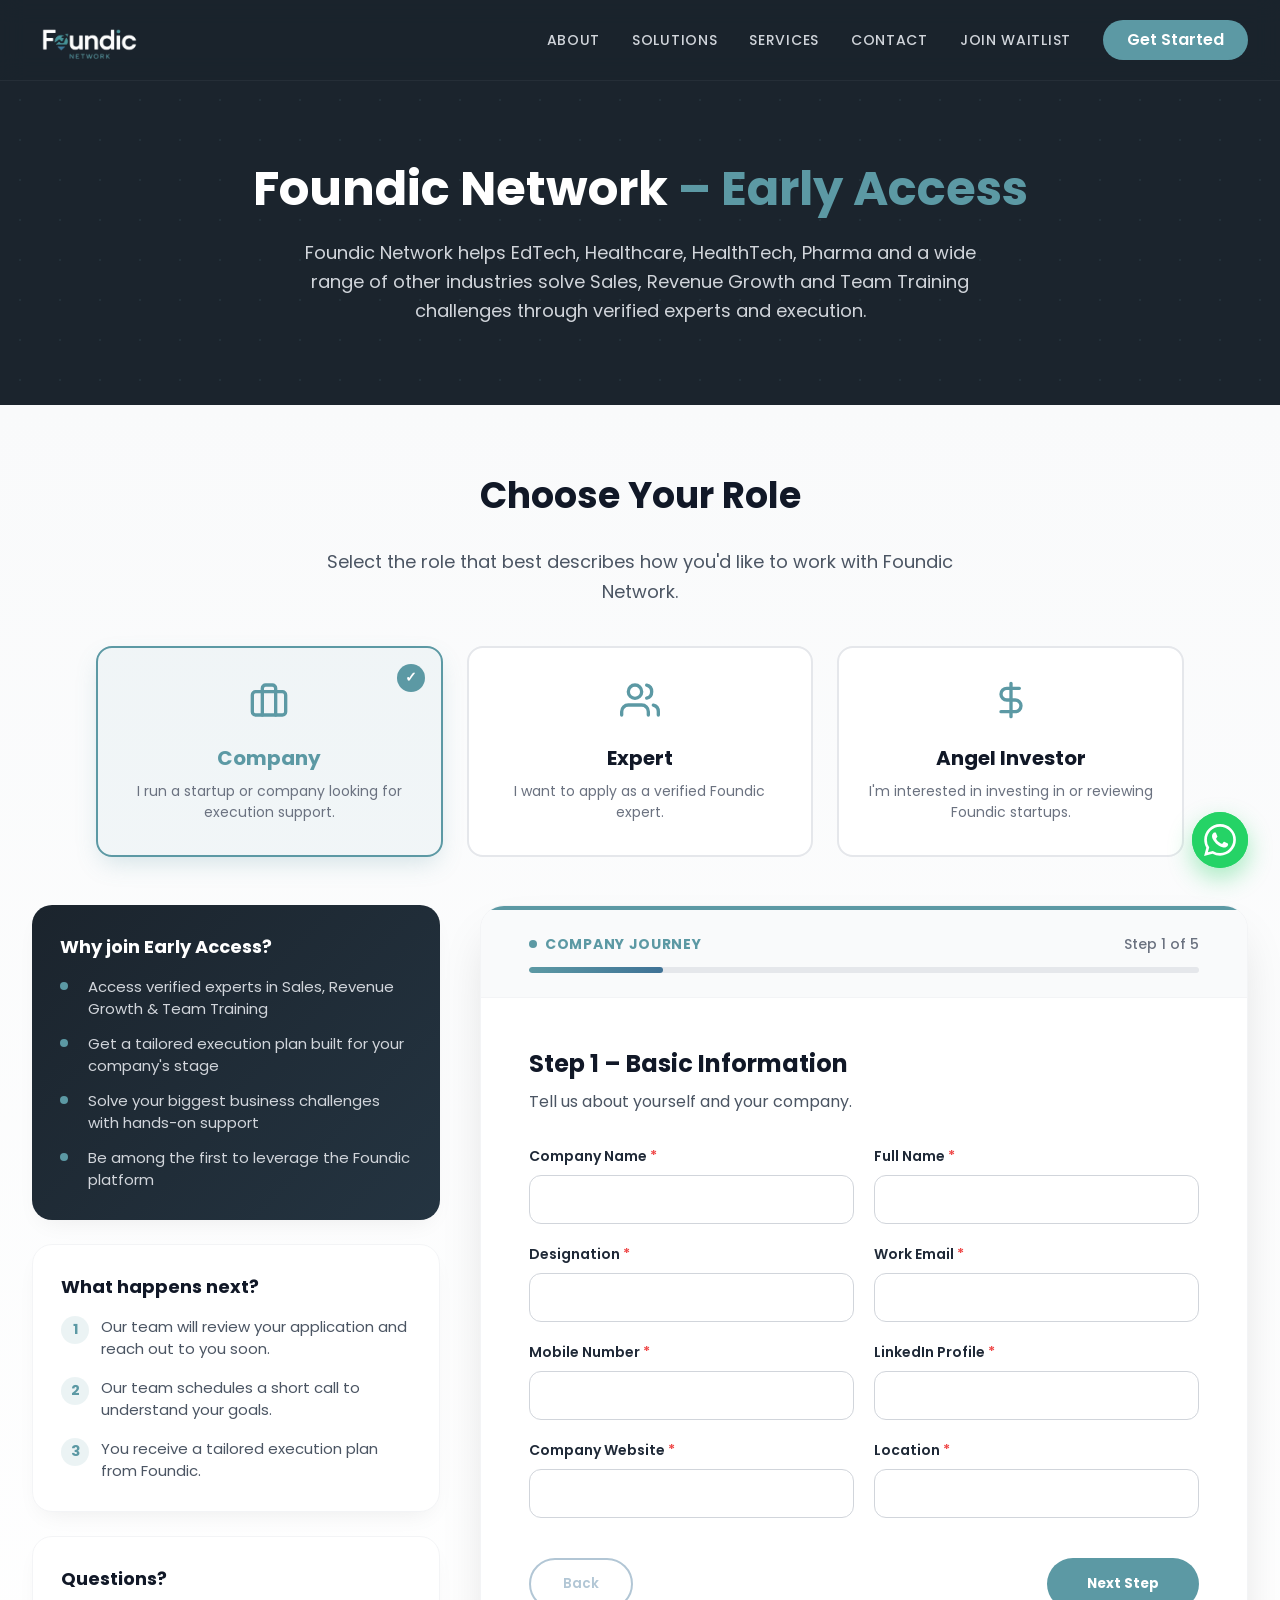
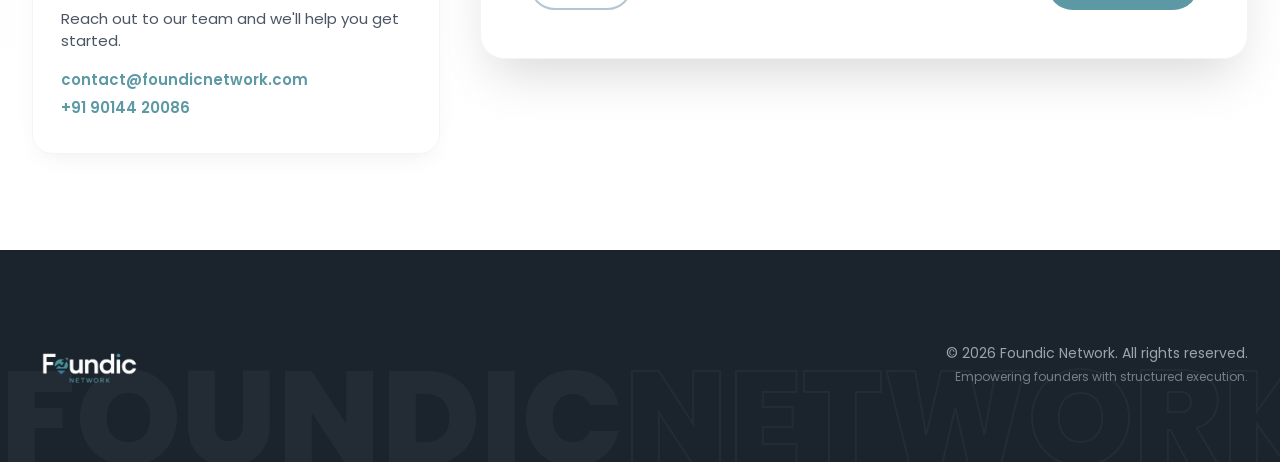
<file: waitlist.html>
<!DOCTYPE html>
<html lang="en">

<head>
    <meta charset="UTF-8">
    <meta name="viewport" content="width=device-width, initial-scale=1.0">
    <title>Join Waitlist | Foundic Network</title>
    <meta name="description"
        content="Join the Foundic Network Early Access program. Foundic helps EdTech, Healthcare, HealthTech and Pharma companies solve Sales, Revenue Growth and Team Training challenges through verified experts and execution.">

    <link rel="stylesheet" href="styles.css">
    <link rel="icon" type="image/png" href="assets/favicon.png">
    <link rel="apple-touch-icon" href="assets/favicon.png">
</head>

<body>

    <!-- Navigation -->
    <nav class="navbar" id="navbar">
        <div class="nav-container">
            <div class="nav-logo" onclick="window.scrollTo(0,0)">
                <img src="assets/logo.png" alt="Foundic Network" class="nav-logo-img">
            </div>

            <div class="nav-links">
                <a href="index.html#about" class="nav-link">About</a>
                <a href="index.html#solutions" class="nav-link">Solutions</a>
                <a href="index.html#services" class="nav-link">Services</a>
                <a href="index.html#contact" class="nav-link">Contact</a>
                <a href="waitlist.html" class="nav-link nav-link-active">Join Waitlist</a>
                <a href="index.html#contact" class="nav-btn">Get Started</a>
            </div>

            <div class="nav-mobile-btn" id="mobile-menu-btn">
                <svg id="icon-menu" viewBox="0 0 24 24" fill="none" stroke="currentColor" stroke-width="2"
                    stroke-linecap="round" stroke-linejoin="round">
                    <path d="M4 12h16M4 6h16M4 18h16" />
                </svg>
                <svg id="icon-close" viewBox="0 0 24 24" fill="none" stroke="currentColor" stroke-width="2"
                    stroke-linecap="round" stroke-linejoin="round" style="display: none;">
                    <path d="M18 6L6 18M6 6l12 12" />
                </svg>
            </div>
        </div>

        <!-- Mobile Menu -->
        <div class="mobile-menu" id="mobile-menu">
            <a href="index.html#about" class="mobile-link">About</a>
            <a href="index.html#solutions" class="mobile-link">Solutions</a>
            <a href="index.html#services" class="mobile-link">Services</a>
            <a href="index.html#contact" class="mobile-link">Contact</a>
            <a href="waitlist.html" class="mobile-link mobile-link-active">Join Waitlist</a>
        </div>
    </nav>

    <!-- Waitlist Hero -->
    <section class="waitlist-hero">
        <div class="hero-bg-pattern"></div>
        <div class="waitlist-hero-content">
            <h1 class="waitlist-hero-title">Foundic Network <span class="text-teal">– Early Access</span></h1>
            <p class="waitlist-hero-sub">Foundic Network helps EdTech, Healthcare, HealthTech, Pharma and a wide range of other industries solve
                Sales, Revenue Growth and Team Training challenges through verified experts and execution.</p>
        </div>
    </section>

    <!-- Waitlist Main -->
    <main class="waitlist-main">
        <div class="container">
            <div class="role-header text-center">
                <h2 class="section-title">Choose Your Role</h2>
                <p class="section-desc centered">Select the role that best describes how you'd like to work with Foundic
                    Network.</p>
            </div>

            <div class="role-selector">
                <div class="role-card active" data-role="company">
                    <svg viewBox="0 0 24 24" fill="none" stroke="currentColor" stroke-width="2"
                        stroke-linecap="round" stroke-linejoin="round">
                        <rect x="2" y="7" width="20" height="14" rx="2" ry="2" />
                        <path d="M16 21V5a2 2 0 0 0-2-2h-4a2 2 0 0 0-2 2v16" />
                    </svg>
                    <h3>Company</h3>
                    <p>I run a startup or company looking for execution support.</p>
                </div>
                <div class="role-card" data-role="expert">
                    <svg viewBox="0 0 24 24" fill="none" stroke="currentColor" stroke-width="2"
                        stroke-linecap="round" stroke-linejoin="round">
                        <path d="M17 21v-2a4 4 0 0 0-4-4H5a4 4 0 0 0-4 4v2" />
                        <circle cx="9" cy="7" r="4" />
                        <path d="M23 21v-2a4 4 0 0 0-3-3.87" />
                        <path d="M16 3.13a4 4 0 0 1 0 7.75" />
                    </svg>
                    <h3>Expert</h3>
                    <p>I want to apply as a verified Foundic expert.</p>
                </div>
                <div class="role-card" data-role="angel">
                    <svg viewBox="0 0 24 24" fill="none" stroke="currentColor" stroke-width="2"
                        stroke-linecap="round" stroke-linejoin="round">
                        <path d="M12 2v20M17 5H9.5a3.5 3.5 0 0 0 0 7h5a3.5 3.5 0 0 1 0 7H6" />
                    </svg>
                    <h3>Angel Investor</h3>
                    <p>I'm interested in investing in or reviewing Foundic startups.</p>
                </div>
            </div>

            <div class="waitlist-grid">

                <aside class="waitlist-info">
                    <div class="info-card info-card-dark" data-why="company">
                        <h3 class="info-title">Why join Early Access?</h3>
                        <ul class="info-list">
                            <li>Access verified experts in Sales, Revenue Growth &amp; Team Training</li>
                            <li>Get a tailored execution plan built for your company's stage</li>
                            <li>Solve your biggest business challenges with hands-on support</li>
                            <li>Be among the first to leverage the Foundic platform</li>
                        </ul>
                    </div>

                    <div class="info-card info-card-dark" data-why="expert" style="display:none;">
                        <h3 class="info-title">Why join Early Access?</h3>
                        <ul class="info-list">
                            <li>Connect with high-potential companies actively seeking execution support</li>
                            <li>Showcase your expertise to a curated network of founders</li>
                            <li>Get matched with opportunities that fit your skills and availability</li>
                            <li>Build your reputation on a trusted expert platform</li>
                        </ul>
                    </div>

                    <div class="info-card info-card-dark" data-why="angel" style="display:none;">
                        <h3 class="info-title">Why join Early Access?</h3>
                        <ul class="info-list">
                            <li>Get early access to a curated pipeline of vetted startups</li>
                            <li>Review pitch decks and connect directly with promising founders</li>
                            <li>Join a network of like-minded investors focused on execution-driven startups</li>
                            <li>Be part of the Foundic ecosystem from day one</li>
                        </ul>
                    </div>

                    <div class="info-card">
                        <h3 class="info-title">What happens next?</h3>
                        <ol class="info-steps">
                            <li><span>1</span>Our team will review your application and reach out to you soon.</li>
                            <li><span>2</span>Our team schedules a short call to understand your goals.</li>
                            <li><span>3</span>You receive a tailored execution plan from Foundic.</li>
                        </ol>
                    </div>

                    <div class="info-card">
                        <h3 class="info-title">Questions?</h3>
                        <p class="info-text">Reach out to our team and we'll help you get started.</p>
                        <a href="mailto:contact@foundicnetwork.com" class="info-link">contact@foundicnetwork.com</a>
                        <a href="tel:+919014420086" class="info-link">+91 90144 20086</a>
                    </div>
                </aside>

                <div class="form-wrap">
            <form id="waitlist-form" class="form-card" novalidate>
                <input type="hidden" name="role" id="role" value="company">
                <input type="hidden" name="secret" id="secret" value="foundic_waitlist_2026_x7k9q2">
                <input type="hidden" name="website" id="website" class="hp-field" tabindex="-1" autocomplete="off" aria-hidden="true">

                <div class="stepper">
                    <div class="stepper-top">
                        <span class="stepper-journey" id="journey-name">Company Journey</span>
                        <span class="stepper-count" id="step-count">Step 1 of 5</span>
                    </div>
                    <div class="progress-track">
                        <div class="progress-bar" id="progress-bar"></div>
                    </div>
                </div>

                <div class="form-body">

                    <!-- ============ COMPANY JOURNEY ============ -->
                    <div id="company-journey" class="journey">

                        <!-- Step 1 -->
                        <div class="form-step active">
                            <h3 class="step-title">Step 1 – Basic Information</h3>
                            <p class="step-desc">Tell us about yourself and your company.</p>
                            <div class="form-grid">
                                <div class="form-field">
                                    <label class="form-label" for="c-company">Company Name <span class="req">*</span></label>
                                    <input type="text" id="c-company" class="form-input" data-label="Company Name" required>
                                </div>
                                <div class="form-field">
                                    <label class="form-label" for="c-fullname">Full Name <span class="req">*</span></label>
                                    <input type="text" id="c-fullname" class="form-input" data-label="Full Name" required>
                                </div>
                                <div class="form-field">
                                    <label class="form-label" for="c-designation">Designation <span class="req">*</span></label>
                                    <input type="text" id="c-designation" class="form-input" data-label="Designation" required>
                                </div>
                                <div class="form-field">
                                    <label class="form-label" for="c-email">Work Email <span class="req">*</span></label>
                                    <input type="email" id="c-email" class="form-input" data-label="Work Email" required>
                                </div>
                                <div class="form-field">
                                    <label class="form-label" for="c-mobile">Mobile Number <span class="req">*</span></label>
                                    <input type="tel" id="c-mobile" class="form-input" data-label="Mobile Number" required>
                                </div>
                                <div class="form-field">
                                    <label class="form-label" for="c-linkedin">LinkedIn Profile <span class="req">*</span></label>
                                    <input type="url" id="c-linkedin" class="form-input" data-label="LinkedIn Profile" required>
                                </div>
                                <div class="form-field">
                                    <label class="form-label" for="c-website">Company Website <span class="req">*</span></label>
                                    <input type="url" id="c-website" class="form-input" data-label="Company Website" required>
                                </div>
                                <div class="form-field">
                                    <label class="form-label" for="c-location">Location <span class="req">*</span></label>
                                    <input type="text" id="c-location" class="form-input" data-label="Location" required>
                                </div>
                            </div>
                        </div>

                        <!-- Step 2 -->
                        <div class="form-step">
                            <h3 class="step-title">Step 2 – Company Profile</h3>
                            <p class="step-desc">Help us understand your business.</p>
                            <div class="form-grid">
                                <div class="form-field">
                                    <label class="form-label" for="c-industry">Industry <span class="req">*</span></label>
                                    <select id="c-industry" class="form-select" data-label="Industry" required>
                                        <option value="" disabled selected>Select industry</option>
                                        <option>EdTech</option>
                                        <option>Healthcare</option>
                                        <option>HealthTech</option>
                                        <option>Pharma</option>
                                        <option>Other</option>
                                    </select>
                                </div>
                                <div class="form-field" id="c-industry-other-wrap" style="display:none;">
                                    <label class="form-label" for="c-industry-other">Specify Industry <span class="req">*</span></label>
                                    <input type="text" id="c-industry-other" class="form-input" data-label="Other Industry">
                                </div>
                                <div class="form-field">
                                    <label class="form-label" for="c-stage">Company Stage <span class="req">*</span></label>
                                    <select id="c-stage" class="form-select" data-label="Company Stage" required>
                                        <option value="" disabled selected>Select stage</option>
                                        <option>Idea / Pre-seed</option>
                                        <option>Seed</option>
                                        <option>Early Revenue</option>
                                        <option>Scaling</option>
                                        <option>Growth</option>
                                        <option>Other</option>
                                    </select>
                                </div>
                                <div class="form-field">
                                    <label class="form-label" for="c-employees">Number of Employees <span class="req">*</span></label>
                                    <select id="c-employees" class="form-select" data-label="Number of Employees" required>
                                        <option value="" disabled selected>Select range</option>
                                        <option>1 - 10</option>
                                        <option>11 - 50</option>
                                        <option>51 - 200</option>
                                        <option>201 - 500</option>
                                        <option>500+</option>
                                    </select>
                                </div>
                                <div class="form-field">
                                    <label class="form-label" for="c-revenue">Annual Revenue <span class="req">*</span></label>
                                    <input type="text" id="c-revenue" class="form-input" data-label="Annual Revenue" required>
                                </div>
                                <div class="form-field">
                                    <label class="form-label" for="c-mrr">Monthly Recurring Revenue (MRR)</label>
                                    <input type="text" id="c-mrr" class="form-input" data-label="Monthly Recurring Revenue (MRR)">
                                    <span class="field-hint">If applicable</span>
                                </div>
                                <div class="form-field">
                                    <label class="form-label" for="c-arr">Annual Recurring Revenue (ARR)</label>
                                    <input type="text" id="c-arr" class="form-input" data-label="Annual Recurring Revenue (ARR)">
                                    <span class="field-hint">If applicable</span>
                                </div>
                            </div>
                        </div>

                        <!-- Step 3 -->
                        <div class="form-step">
                            <h3 class="step-title">Step 3 – Business Challenges</h3>
                            <p class="step-desc">Tell us the biggest problems your business is facing.</p>
                            <div class="form-grid">
                                <div class="form-field span-2">
                                    <span class="form-label">Select your business challenges <span class="req">*</span></span>
                                    <div class="check-group" data-group data-label="Business Challenge">
                                        <label class="check-item"><input type="checkbox" value="Sales Growth"><span>Sales Growth</span></label>
                                        <label class="check-item"><input type="checkbox" value="Revenue Growth"><span>Revenue Growth</span></label>
                                        <label class="check-item"><input type="checkbox" value="Team Training"><span>Team Training</span></label>
                                    </div>
                                </div>
                                <div class="form-field span-2" id="c-training-type-wrap" style="display:none;">
                                    <span class="form-label">Training Type <span class="req">*</span></span>
                                    <div class="check-group" data-group data-label="Training Type">
                                        <label class="check-item"><input type="checkbox" value="Sales Training"><span>Sales Training</span></label>
                                        <label class="check-item"><input type="checkbox" value="Soft Skills Training"><span>Soft Skills Training</span></label>
                                    </div>
                                </div>
                                <div class="form-field span-2">
                                    <label class="form-label" for="c-challenge">Describe your business challenge <span class="req">*</span></label>
                                    <textarea id="c-challenge" class="form-textarea" data-label="Business Challenge Description" required></textarea>
                                </div>
                                <div class="form-field span-2">
                                    <label class="form-label" for="c-result">What business result do you want to achieve? <span class="req">*</span></label>
                                    <textarea id="c-result" class="form-textarea" data-label="Desired Business Result" required></textarea>
                                </div>
                            </div>
                        </div>

                        <!-- Step 4 -->
                        <div class="form-step">
                            <h3 class="step-title">Step 4 – Execution Requirements</h3>
                            <p class="step-desc">Tell us where you need execution support.</p>
                            <div class="form-grid">
                                <div class="form-field span-2">
                                    <span class="form-label">Where do you need execution support? <span class="req">*</span></span>
                                    <div class="check-group" data-group data-label="Execution Support">
                                        <label class="check-item"><input type="checkbox" value="Sales Growth Execution"><span>Sales Growth Execution</span></label>
                                        <label class="check-item"><input type="checkbox" value="Revenue Growth Execution"><span>Revenue Growth Execution</span></label>
                                        <label class="check-item"><input type="checkbox" value="Team Training Execution"><span>Team Training Execution</span></label>
                                    </div>
                                </div>
                                <div class="form-field span-2" id="c-exec-training-type-wrap" style="display:none;">
                                    <span class="form-label">Training Type <span class="req">*</span></span>
                                    <div class="check-group" data-group data-label="Training Type">
                                        <label class="check-item"><input type="checkbox" value="Sales Training"><span>Sales Training</span></label>
                                        <label class="check-item"><input type="checkbox" value="Soft Skills Training"><span>Soft Skills Training</span></label>
                                    </div>
                                </div>
                                <div class="form-field span-2">
                                    <label class="form-label" for="c-startdate">Preferred Start Date <span class="req">*</span></label>
                                    <input type="date" id="c-startdate" class="form-input" data-label="Preferred Start Date" required>
                                </div>
                                <div class="form-field span-2">
                                    <label class="form-label" for="c-comments">Additional Comments</label>
                                    <textarea id="c-comments" class="form-textarea" data-label="Additional Comments"></textarea>
                                </div>
                            </div>
                        </div>

                        <!-- Step 5 -->
                        <div class="form-step">
                            <h3 class="step-title">Step 5 – Join Early Access</h3>
                            <p class="step-desc">Almost done. Confirm your consent and submit your application.</p>
                            <div class="form-grid">
                                <div class="form-field span-2">
                                    <label class="form-label" for="c-heard">How did you get to know about Foundic? <span class="req">*</span></label>
                                    <select id="c-heard" class="form-select" data-label="How did you get to know about Foundic" required>
                                        <option value="" disabled selected>Select an option</option>
                                        <option>LinkedIn</option>
                                        <option>WhatsApp Community</option>
                                        <option>Social Media</option>
                                        <option>Google / Search</option>
                                        <option>Friend or Referral</option>
                                        <option>Other</option>
                                    </select>
                                </div>
                            </div>
                            <div class="consent-row">
                                <input type="checkbox" id="consent-company" data-consent required>
                                <label for="consent-company">I agree to be contacted by Foundic Network regarding
                                    platform updates, early access, business opportunities and future
                                    communication and verification.</label>
                            </div>
                        </div>
                    </div>

                    <!-- ============ EXPERT JOURNEY ============ -->
                    <div id="expert-journey" class="journey" style="display:none;">

                        <!-- Step 1 -->
                        <div class="form-step">
                            <h3 class="step-title">Step 1 – Basic Information</h3>
                            <p class="step-desc">Tell us about yourself.</p>
                            <div class="form-grid">
                                <div class="form-field">
                                    <label class="form-label" for="e-fullname">Full Name <span class="req">*</span></label>
                                    <input type="text" id="e-fullname" class="form-input" data-label="Full Name" required>
                                </div>
                                <div class="form-field">
                                    <label class="form-label" for="e-email">Email <span class="req">*</span></label>
                                    <input type="email" id="e-email" class="form-input" data-label="Email" required>
                                </div>
                                <div class="form-field">
                                    <label class="form-label" for="e-mobile">Mobile Number <span class="req">*</span></label>
                                    <input type="tel" id="e-mobile" class="form-input" data-label="Mobile Number" required>
                                </div>
                                <div class="form-field">
                                    <label class="form-label" for="e-linkedin">LinkedIn Profile <span class="req">*</span></label>
                                    <input type="url" id="e-linkedin" class="form-input" data-label="LinkedIn Profile" required>
                                </div>
                                <div class="form-field">
                                    <label class="form-label" for="e-company">Current Company <span class="req">*</span></label>
                                    <input type="text" id="e-company" class="form-input" data-label="Current Company" required>
                                </div>
                                <div class="form-field">
                                    <label class="form-label" for="e-role">Current Role <span class="req">*</span></label>
                                    <input type="text" id="e-role" class="form-input" data-label="Current Role" required>
                                </div>
                                <div class="form-field">
                                    <label class="form-label" for="e-exp">Years of Experience <span class="req">*</span></label>
                                    <input type="number" id="e-exp" class="form-input" data-label="Years of Experience" min="0" required>
                                </div>
                            </div>
                        </div>

                        <!-- Step 2 -->
                        <div class="form-step">
                            <h3 class="step-title">Step 2 – Professional Information</h3>
                            <p class="step-desc">Tell us what you are best at.</p>
                            <div class="form-grid">
                                <div class="form-field">
                                    <label class="form-label" for="e-industry">Industry <span class="req">*</span></label>
                                    <select id="e-industry" class="form-select" data-label="Industry" required>
                                        <option value="" disabled selected>Select industry</option>
                                        <option>EdTech</option>
                                        <option>Healthcare</option>
                                        <option>HealthTech</option>
                                        <option>Pharma</option>
                                        <option>Other</option>
                                    </select>
                                </div>
                                <div class="form-field" id="e-industry-other-wrap" style="display:none;">
                                    <label class="form-label" for="e-industry-other">Specify Industry <span class="req">*</span></label>
                                    <input type="text" id="e-industry-other" class="form-input" data-label="Other Industry">
                                </div>
                                <div class="form-field span-2">
                                    <span class="form-label">Area of Expertise <span class="req">*</span></span>
                                    <div class="check-group" data-group data-label="Service">
                                        <label class="check-item"><input type="checkbox" value="Sales Growth"><span>Sales Growth</span></label>
                                        <label class="check-item"><input type="checkbox" value="Revenue Growth"><span>Revenue Growth</span></label>
                                        <label class="check-item"><input type="checkbox" value="Team Training"><span>Team Training</span></label>
                                    </div>
                                </div>
                                <div class="form-field span-2" id="e-training-type-wrap" style="display:none;">
                                    <span class="form-label">Training Type <span class="req">*</span></span>
                                    <div class="check-group" data-group data-label="Training Type">
                                        <label class="check-item"><input type="checkbox" value="Sales Training"><span>Sales Training</span></label>
                                        <label class="check-item"><input type="checkbox" value="Soft Skills Training"><span>Soft Skills Training</span></label>
                                    </div>
                                </div>
                            </div>
                        </div>

                        <!-- Step 3 -->
                        <div class="form-step">
                            <h3 class="step-title">Step 3 – Professional Portfolio</h3>
                            <p class="step-desc">Show your experience and achievements.</p>
                            <div class="form-grid">
                                <div class="form-field span-2">
                                    <label class="form-label" for="e-resume">Resume <span class="req">*</span></label>
                                    <input type="file" id="e-resume" class="form-input upload-input" data-label="Resume" required>
                                    <span class="field-hint">PDF or DOC, max 10MB</span>
                                </div>
                                <div class="form-field span-2">
                                    <label class="form-label" for="e-portfolio">Portfolio</label>
                                    <input type="file" id="e-portfolio" class="form-input upload-input" data-label="Portfolio">
                                </div>
                                <div class="form-field span-2">
                                    <label class="form-label" for="e-video">Video Introduction</label>
                                    <input type="file" id="e-video" class="form-input upload-input" data-label="Video Introduction">
                                    <span class="field-hint">Optional but recommended</span>
                                </div>
                                <div class="form-field span-2">
                                    <label class="form-label" for="e-casestudies">Case Studies</label>
                                    <input type="file" id="e-casestudies" class="form-input upload-input" data-label="Case Studies" multiple>
                                </div>
                            </div>
                        </div>

                        <!-- Step 4 -->
                        <div class="form-step">
                            <h3 class="step-title">Step 4 – Sales & Revenue Performance</h3>
                            <p class="step-desc">Only for Sales &amp; Revenue Experts. Help us understand your business
                                impact.</p>
                            <div class="form-grid">
                                <div class="form-field">
                                    <label class="form-label" for="e-rev-ind">Total Revenue Generated (Team Lead) <span class="req">*</span></label>
                                    <input type="text" id="e-rev-ind" class="form-input" data-label="Total Revenue Generated (Team Lead)" required>
                                </div>
                                <div class="form-field">
                                    <label class="form-label" for="e-rev-team">Total Revenue Generated (individual) <span class="req">*</span></label>
                                    <input type="text" id="e-rev-team" class="form-input" data-label="Total Revenue Generated (individual)" required>
                                </div>
                                <div class="form-field">
                                    <label class="form-label" for="e-rev-highest-monthly">Highest Revenue Generated (Monthly) <span class="req">*</span></label>
                                    <input type="text" id="e-rev-highest-monthly" class="form-input" data-label="Highest Revenue Generated (Monthly)" required>
                                </div>
                                <div class="form-field">
                                    <label class="form-label" for="e-rev-highest-annual">Highest Revenue Generated (Annually) <span class="req">*</span></label>
                                    <input type="text" id="e-rev-highest-annual" class="form-input" data-label="Highest Revenue Generated (Annually)" required>
                                </div>
                                <div class="form-field">
                                    <label class="form-label" for="e-deal">Largest Deal Closed <span class="req">*</span></label>
                                    <input type="text" id="e-deal" class="form-input" data-label="Largest Deal Closed" required>
                                </div>
                                <div class="form-field">
                                    <label class="form-label" for="e-avgdeal">Average Deal Size <span class="req">*</span></label>
                                    <input type="text" id="e-avgdeal" class="form-input" data-label="Average Deal Size" required>
                                </div>
                                <div class="form-field">
                                    <label class="form-label" for="e-target">Sales Target vs Achievement <span class="req">*</span></label>
                                    <input type="text" id="e-target" class="form-input" data-label="Sales Target vs Achievement" required>
                                </div>
                                <div class="form-field">
                                    <label class="form-label" for="e-clients">Clients Acquired <span class="req">*</span></label>
                                    <input type="text" id="e-clients" class="form-input" data-label="Clients Acquired" required>
                                </div>
                                <div class="form-field">
                                    <label class="form-label" for="e-retention">Customer Retention Rate</label>
                                    <input type="text" id="e-retention" class="form-input" data-label="Customer Retention Rate">
                                    <span class="field-hint">Optional</span>
                                </div>
                                <div class="form-field">
                                    <label class="form-label" for="e-conversion">Conversion Rate</label>
                                    <input type="text" id="e-conversion" class="form-input" data-label="Conversion Rate">
                                    <span class="field-hint">Optional</span>
                                </div>
                                <div class="form-field">
                                    <label class="form-label" for="e-teamsize">Team Size Managed <span class="req">*</span></label>
                                    <input type="text" id="e-teamsize" class="form-input" data-label="Team Size Managed" required>
                                </div>
                                <div class="form-field span-2">
                                    <label class="form-label" for="e-industries">Industries Worked With <span class="req">*</span></label>
                                    <input type="text" id="e-industries" class="form-input" data-label="Industries Worked With" required>
                                </div>
                                <div class="form-field span-2">
                                    <label class="form-label" for="e-crm">CRM Tools Used <span class="req">*</span></label>
                                    <input type="text" id="e-crm" class="form-input" data-label="CRM Tools Used" required>
                                </div>
                                <div class="form-field span-2">
                                    <label class="form-label" for="e-achievements">Top 3 Business Achievements <span class="req">*</span></label>
                                    <textarea id="e-achievements" class="form-textarea" data-label="Top 3 Business Achievements" required></textarea>
                                </div>
                            </div>
                        </div>

                        <!-- Step 5 -->
                        <div class="form-step">
                            <h3 class="step-title">Step 5 – Supporting Proof</h3>
                            <p class="step-desc">Upload proof wherever available.</p>
                            <div class="form-grid">
                                <div class="form-field span-2">
                                    <label class="form-label" for="e-proof-reports">Performance Reports <span class="req">*</span></label>
                                    <input type="file" id="e-proof-reports" class="form-input upload-input" data-label="Performance Reports" multiple required>
                                </div>
                                <div class="form-field span-2">
                                    <label class="form-label" for="e-proof-dash">Sales Dashboard Screenshots</label>
                                    <input type="file" id="e-proof-dash" class="form-input upload-input" data-label="Sales Dashboard Screenshots" multiple>
                                    <span class="field-hint">Hide confidential information</span>
                                </div>
                                <div class="form-field span-2">
                                    <label class="form-label" for="e-proof-awards">Award Certificates</label>
                                    <input type="file" id="e-proof-awards" class="form-input upload-input" data-label="Award Certificates" multiple>
                                </div>
                                <div class="form-field span-2">
                                    <label class="form-label" for="e-proof-reco">Recommendation Letters <span class="req">*</span></label>
                                    <input type="file" id="e-proof-reco" class="form-input upload-input" data-label="Recommendation Letters" multiple required>
                                </div>
                                <div class="form-field span-2">
                                    <label class="form-label" for="e-proof-emails">Client Appreciation/Letters <span class="req">*</span></label>
                                    <input type="file" id="e-proof-emails" class="form-input upload-input" data-label="Client Appreciation/Letters" multiple required>
                                </div>
                            </div>
                        </div>

                        <!-- Step 6 -->
                        <div class="form-step">
                            <h3 class="step-title">Step 6 – Availability</h3>
                            <p class="step-desc">Tell us how you would like to work with Foundic.</p>
                            <div class="form-grid">
                                <div class="form-field span-2">
                                    <span class="form-label">Available For <span class="req">*</span></span>
                                    <div class="radio-group" data-group>
                                        <label class="radio-item"><input type="radio" name="e-available" value="Execution" data-label="Available For"><span>Execution</span></label>
                                        <label class="radio-item"><input type="radio" name="e-available" value="Team Training" data-label="Available For"><span>Team Training</span></label>
                                        <label class="radio-item"><input type="radio" name="e-available" value="Both" data-label="Available For"><span>Both</span></label>
                                    </div>
                                </div>
                                <div class="form-field span-2">
                                    <span class="form-label">Preferred Engagement <span class="req">*</span></span>
                                    <div class="radio-group" data-group>
                                        <label class="radio-item"><input type="radio" name="e-engagement" value="Part-Time" data-label="Preferred Engagement"><span>Part-Time</span></label>
                                        <label class="radio-item"><input type="radio" name="e-engagement" value="Full-Time" data-label="Preferred Engagement"><span>Full-Time</span></label>
                                        <label class="radio-item"><input type="radio" name="e-engagement" value="Project-Based (Commission Based)" data-label="Preferred Engagement"><span>Project-Based (Commission Based)</span></label>
                                    </div>
                                </div>
                                <div class="form-field span-2">
                                    <label class="form-label" for="e-comments">Additional Comments</label>
                                    <textarea id="e-comments" class="form-textarea" data-label="Additional Comments"></textarea>
                                </div>
                            </div>
                        </div>

                        <!-- Step 7 -->
                        <div class="form-step">
                            <h3 class="step-title">Step 7 – Apply as a Foundic Expert</h3>
                            <p class="step-desc">Almost done. Confirm your consent and submit your application.</p>
                            <div class="form-grid">
                                <div class="form-field span-2">
                                    <label class="form-label" for="e-heard">How did you get to know about Foundic? <span class="req">*</span></label>
                                    <select id="e-heard" class="form-select" data-label="How did you get to know about Foundic" required>
                                        <option value="" disabled selected>Select an option</option>
                                        <option>LinkedIn</option>
                                        <option>WhatsApp Community</option>
                                        <option>Social Media</option>
                                        <option>Google / Search</option>
                                        <option>Friend or Referral</option>
                                        <option>Other</option>
                                    </select>
                                </div>
                            </div>
                            <div class="consent-row">
                                <input type="checkbox" id="consent-expert" data-consent required>
                                <label for="consent-expert">I agree to be contacted by Foundic Network regarding
                                    platform updates, early access, business opportunities and future
                                    communication and verification.</label>
                            </div>
                        </div>
                    </div>

                    <!-- ============ ANGEL INVESTOR JOURNEY ============ -->
                    <div id="angel-journey" class="journey" style="display:none;">

                        <!-- Step 1 -->
                        <div class="form-step">
                            <h3 class="step-title">Step 1 – Basic Information</h3>
                            <p class="step-desc">Tell us about yourself.</p>
                            <div class="form-grid">
                                <div class="form-field">
                                    <label class="form-label" for="a-fullname">Full Name <span class="req">*</span></label>
                                    <input type="text" id="a-fullname" class="form-input" data-label="Full Name" required>
                                </div>
                                <div class="form-field">
                                    <label class="form-label" for="a-email">Email <span class="req">*</span></label>
                                    <input type="email" id="a-email" class="form-input" data-label="Email" required>
                                </div>
                                <div class="form-field">
                                    <label class="form-label" for="a-mobile">Mobile Number <span class="req">*</span></label>
                                    <input type="tel" id="a-mobile" class="form-input" data-label="Mobile Number" required>
                                </div>
                                <div class="form-field">
                                    <label class="form-label" for="a-linkedin">LinkedIn Profile <span class="req">*</span></label>
                                    <input type="url" id="a-linkedin" class="form-input" data-label="LinkedIn Profile" required>
                                </div>
                            </div>
                        </div>

                        <!-- Step 2 -->
                        <div class="form-step">
                            <h3 class="step-title">Step 2 – Investment Profile</h3>
                            <p class="step-desc">Help us understand your investment interests.</p>
                            <div class="form-grid">
                                <div class="form-field">
                                    <label class="form-label" for="a-firm">Current Company / Firm <span class="req">*</span></label>
                                    <input type="text" id="a-firm" class="form-input" data-label="Current Company / Firm" required>
                                </div>
                                <div class="form-field">
                                    <label class="form-label" for="a-designation">Designation <span class="req">*</span></label>
                                    <input type="text" id="a-designation" class="form-input" data-label="Designation" required>
                                </div>
                                <div class="form-field">
                                    <label class="form-label" for="a-inexp">Years of Investment Experience <span class="req">*</span></label>
                                    <input type="number" id="a-inexp" class="form-input" data-label="Years of Investment Experience" min="0" required>
                                </div>
                                <div class="form-field">
                                    <label class="form-label" for="a-size">Preferred Investment Size <span class="req">*</span></label>
                                    <input type="text" id="a-size" class="form-input" data-label="Preferred Investment Size" required>
                                </div>
                                <div class="form-field span-2">
                                    <label class="form-label" for="a-previous">Previous Startup Investments</label>
                                    <textarea id="a-previous" class="form-textarea" data-label="Previous Startup Investments"></textarea>
                                    <span class="field-hint">Optional</span>
                                </div>
                            </div>
                        </div>

                        <!-- Step 3 -->
                        <div class="form-step">
                            <h3 class="step-title">Step 3 – Interest in Foundic</h3>
                            <p class="step-desc">Tell us why you want to join the Foundic Angel Investor Network.</p>
                            <div class="form-grid">
                                <div class="form-field span-2">
                                    <label class="form-label" for="a-why">Why are you interested in Foundic? <span class="req">*</span></label>
                                    <textarea id="a-why" class="form-textarea" data-label="Why interested in Foundic" required></textarea>
                                </div>
                                <div class="form-field span-2">
                                    <span class="form-label">What would you like to receive? <span class="req">*</span></span>
                                    <div class="check-group" data-group data-label="What to receive">
                                        <label class="check-item"><input type="checkbox" value="Pitch Deck"><span>Pitch Deck</span></label>
                                        <label class="check-item"><input type="checkbox" value="Product Demo"><span>Product Demo</span></label>
                                        <label class="check-item"><input type="checkbox" value="Company Profile"><span>Company Profile</span></label>
                                    </div>
                                </div>
                                <div class="form-field span-2">
                                    <label class="form-label" for="a-comments">Additional Comments</label>
                                    <textarea id="a-comments" class="form-textarea" data-label="Additional Comments"></textarea>
                                </div>
                            </div>
                        </div>

                        <!-- Step 4 -->
                        <div class="form-step">
                            <h3 class="step-title">Step 4 – Join the Foundic Angel Investor Network</h3>
                            <p class="step-desc">Almost done. Confirm your consent and submit your application.</p>
                            <div class="form-grid">
                                <div class="form-field span-2">
                                    <label class="form-label" for="a-heard">How did you get to know about Foundic? <span class="req">*</span></label>
                                    <select id="a-heard" class="form-select" data-label="How did you get to know about Foundic" required>
                                        <option value="" disabled selected>Select an option</option>
                                        <option>LinkedIn</option>
                                        <option>WhatsApp Community</option>
                                        <option>Social Media</option>
                                        <option>Google / Search</option>
                                        <option>Friend or Referral</option>
                                        <option>Other</option>
                                    </select>
                                </div>
                            </div>
                            <div class="consent-row">
                                <input type="checkbox" id="consent-angel" data-consent required>
                                <label for="consent-angel">I agree to be contacted by Foundic Network regarding
                                    platform updates, early access, business opportunities and future
                                    communication and verification.</label>
                            </div>
                        </div>
                    </div>

                    <div class="form-error" id="form-error"></div>

                    <div class="form-status" id="form-status"></div>

                    <div class="form-nav">
                        <button type="button" class="btn-back" id="btn-back">Back</button>
                        <button type="button" class="btn-next" id="btn-next">Next Step</button>
                    </div>
                </div>
            </form>
                </div>

            </div>
        </div>
    </main>

    <!-- Footer -->
    <footer class="footer">
        <div class="footer-creative-text">
            <span>FOUNDIC</span>
            <span class="text-outline">NETWORK</span>
        </div>
        <div class="container footer-container">
            <div class="footer-logo">
                <img src="assets/logo.png" alt="Foundic Network" class="footer-logo-img">
            </div>

            <div class="footer-text">
                <p>&copy; <span id="year"></span> Foundic Network. All rights reserved.</p>
                <p class="footer-tagline">Empowering founders with structured execution.</p>
            </div>
        </div>
    </footer>

    <script src="script.js"></script>

    <!-- Floating WhatsApp Button -->
    <a href="https://wa.me/919014420086" class="floating-wa-btn" target="_blank"
        rel="noopener noreferrer">
        <svg viewBox="0 0 24 24" fill="currentColor" stroke="none">
            <path
                d="M17.472 14.382c-.297-.149-1.758-.867-2.03-.967-.273-.099-.471-.148-.67.15-.197.297-.767.966-.94 1.164-.173.199-.347.223-.644.075-.297-.15-1.255-.463-2.39-1.475-.883-.788-1.48-1.761-1.653-2.059-.173-.297-.018-.458.13-.606.134-.133.298-.347.446-.52.149-.174.198-.298.298-.497.099-.198.05-.371-.025-.52-.075-.149-.669-1.612-.916-2.207-.242-.579-.487-.5-.669-.51a12.8 12.8 0 0 0-.57-.01c-.198 0-.52.074-.792.372-.272.297-1.04 1.016-1.04 2.479 0 1.462 1.065 2.875 1.213 3.074.149.198 2.096 3.2 5.077 4.487.709.306 1.262.489 1.694.625.712.227 1.36.195 1.871.118.571-.085 1.758-.719 2.006-1.413.248-.694.248-1.289.173-1.413-.074-.124-.272-.198-.57-.347m-5.421 7.403h-.004a9.87 9.87 0 0 1-5.031-1.378l-.361-.214-3.741.982.998-3.648-.235-.374a9.86 9.86 0 0 1-1.51-5.26c.001-5.45 4.436-9.884 9.888-9.884 2.64 0 5.122 1.03 6.988 2.898a9.825 9.825 0 0 1 2.893 6.994c-.003 5.45-4.437 9.884-9.885 9.884m8.413-18.297A11.815 11.815 0 0 0 12.05 0C5.495 0 .16 5.335.157 11.892c0 2.096.547 4.142 1.588 5.945L.057 24l6.305-1.654a11.882 11.882 0 0 0 5.683 1.448h.005c6.554 0 11.89-5.335 11.893-11.893a11.821 11.821 0 0 0-3.48-8.413Z" />
        </svg>
    </a>
</body>

</html>
</file>
<file: styles.css>
/* Google Fonts - Poppins */
@import url('https://fonts.googleapis.com/css2?family=Poppins:wght@300;400;500;600;700;800&display=swap');

/* CSS Variables */
:root {
    --dark-navy: #1B242D;
    --teal: #5C99A4;
    --steel-blue: #3F7296;
    --white: #FFFFFF;
    --light-gray: #F3F4F6;
    --gray-50: #f9fafb;
    --gray-100: #f3f4f6;
    --gray-200: #e5e7eb;
    --gray-300: #d1d5db;
    --gray-400: #9ca3af;
    --gray-500: #6b7280;
    --gray-600: #4b5563;
    --gray-700: #374151;
    --gray-800: #1f2937;
    --gray-900: #111827;
    --red-100: #fee2e2;
    --red-500: #ef4444;
    --font-sans: 'Poppins', sans-serif;
    --transition: all 0.3s ease;
}

/* Base Styles */
* {
    margin: 0;
    padding: 0;
    box-sizing: border-box;
}

/* Custom Scrollbar */
::-webkit-scrollbar {
    width: 8px;
}

::-webkit-scrollbar-track {
    background: var(--dark-navy);
}

::-webkit-scrollbar-thumb {
    background: var(--teal);
    border-radius: 4px;
}

::-webkit-scrollbar-thumb:hover {
    background: #4a7d86;
}

html {
    scroll-behavior: smooth;
}

body {
    font-family: var(--font-sans);
    background-color: var(--white);
    color: var(--gray-800);
    line-height: 1.5;
    -webkit-font-smoothing: antialiased;
}

/* Page Load Fade-In */
@keyframes fadeIn {
    from { opacity: 0; }
    to   { opacity: 1; }
}

body {
    animation: fadeIn 0.6s ease-out;
}

/* Smooth Anchor Offset */
section[id] {
    scroll-margin-top: 5rem;
}

a {
    text-decoration: none;
    color: inherit;
}

ul {
    list-style: none;
}

button {
    cursor: pointer;
    border: none;
    background: none;
    font-family: inherit;
}

/* Utilities */
.container {
    max-width: 1280px;
    margin: 0 auto;
    padding: 0 1rem;
}

@media (min-width: 640px) {
    .container {
        padding: 0 1.5rem;
    }
}

@media (min-width: 1024px) {
    .container {
        padding: 0 2rem;
    }
}

.section {
    padding: 5rem 0;
}

.bg-gray {
    background-color: var(--gray-50);
}

.text-teal {
    color: var(--teal);
}

.text-red {
    color: var(--red-500);
}

.text-light {
    color: var(--gray-300);
}

.text-center {
    text-align: center;
}

.icon-sm {
    width: 1.25rem;
    height: 1.25rem;
}

.icon-lg {
    width: 2rem;
    height: 2rem;
}

/* Navigation */
.navbar {
    position: fixed;
    width: 100%;
    z-index: 50;
    background-color: rgba(27, 36, 45, 0.85);
    /* Slightly transparent dark-navy */
    backdrop-filter: blur(12px);
    -webkit-backdrop-filter: blur(12px);
    border-bottom: 1px solid rgba(255, 255, 255, 0.05);
    transition: var(--transition);
}

.nav-container {
    max-width: 1280px;
    margin: 0 auto;
    padding: 0 1rem;
    display: flex;
    justify-content: space-between;
    align-items: center;
    height: 5rem;
}

@media (min-width: 640px) {
    .nav-container {
        padding: 0 1.5rem;
    }
}

@media (min-width: 1024px) {
    .nav-container {
        padding: 0 2rem;
    }
}

.nav-logo {
    display: flex;
    align-items: center;
    font-size: 1.875rem;
    font-weight: 700;
    letter-spacing: -0.025em;
    color: var(--white);
    cursor: pointer;
}

.nav-logo-img {
    height: 100px;
    /* Adjust based on actual logo aspect ratio */
    width: auto;
    object-fit: contain;
}

.nav-links {
    display: none;
    align-items: center;
    gap: 2rem;
}

@media (min-width: 768px) {
    .nav-links {
        display: flex;
    }
}

.nav-link {
    color: var(--gray-300);
    transition: color 0.3s;
    font-size: 0.875rem;
    font-weight: 500;
    text-transform: uppercase;
    letter-spacing: 0.05em;
}

.nav-link:hover {
    color: var(--white);
}

.nav-link-active {
    color: var(--teal);
    font-weight: 600;
}

.mobile-link-active {
    color: var(--teal);
}

@media (min-width: 768px) and (max-width: 1023px) {
    .nav-links {
        gap: 1.25rem;
    }
}

.nav-btn {
    padding: 0.5rem 1.5rem;
    border-radius: 9999px;
    font-weight: 600;
    background-color: var(--teal);
    color: var(--white);
    transition: transform 0.3s;
}

.nav-btn:hover {
    transform: scale(1.05);
}

.nav-mobile-btn {
    display: flex;
    align-items: center;
    color: var(--white);
    cursor: pointer;
    transition: color 0.3s;
}

@media (min-width: 768px) {
    .nav-mobile-btn {
        display: none;
    }
}

.nav-mobile-btn:hover {
    color: var(--gray-300);
}

.nav-mobile-btn svg {
    width: 2rem;
    height: 2rem;
}

.mobile-menu {
    display: none;
    background-color: #151c23;
    position: absolute;
    width: 100%;
    left: 0;
    border-top: 1px solid #374151;
    box-shadow: 0 20px 25px -5px rgba(0, 0, 0, 0.1), 0 10px 10px -5px rgba(0, 0, 0, 0.04);
}

.mobile-menu.active {
    display: block;
}

.mobile-link {
    display: block;
    width: 100%;
    text-align: left;
    padding: 1rem 0.75rem;
    color: var(--white);
    font-size: 1.125rem;
    font-weight: 500;
    border-bottom: 1px solid rgba(255, 255, 255, 0.05);
}

.mobile-link:hover {
    background-color: var(--dark-navy);
}

/* Hero Section */
.hero {
    position: relative;
    padding-top: 8rem;
    padding-bottom: 5rem;
    background-color: var(--dark-navy);
    overflow: hidden;
}

@media (min-width: 1024px) {
    .hero {
        padding-top: 12rem;
        padding-bottom: 8rem;
    }
}

.hero-bg-pattern {
    position: absolute;
    inset: 0;
    opacity: 0.1;
    background-image: radial-gradient(var(--teal) 1px, transparent 1px);
    background-size: 40px 40px;
}

.hero-container {
    max-width: 1280px;
    margin: 0 auto;
    padding: 0 1rem;
    position: relative;
    z-index: 10;
}

.hero-content {
    text-align: center;
    max-width: 56rem;
    margin: 0 auto;
}

.hero-title {
    font-size: 2.25rem;
    font-weight: 700;
    color: var(--white);
    line-height: 1.25;
    margin-bottom: 1.5rem;
}

@media (min-width: 768px) {
    .hero-title {
        font-size: 3.75rem;
    }
}

.hero-subtitle {
    font-size: 1.25rem;
    color: var(--gray-300);
    margin-bottom: 2.5rem;
    line-height: 1.625;
    font-weight: 300;
}

@media (min-width: 768px) {
    .hero-subtitle {
        font-size: 1.5rem;
    }
}

.hero-buttons {
    display: flex;
    flex-direction: column;
    align-items: center;
    justify-content: center;
    gap: 1rem;
}

@media (min-width: 640px) {
    .hero-buttons {
        flex-direction: row;
        gap: 1.5rem;
    }
}

.btn-primary {
    width: 100%;
    padding: 1rem 2rem;
    border-radius: 9999px;
    font-weight: 700;
    font-size: 1.125rem;
    display: flex;
    align-items: center;
    justify-content: center;
    transition: var(--transition);
    background-color: var(--teal);
    color: var(--white);
}

@media (min-width: 640px) {
    .btn-primary {
        width: auto;
    }
}

.btn-primary:hover {
    box-shadow: 0 10px 15px -3px rgba(0, 0, 0, 0.1), 0 4px 6px -2px rgba(0, 0, 0, 0.05);
    transform: translateY(-4px);
}

.btn-primary svg {
    margin-left: 0.5rem;
}

.btn-secondary {
    width: 100%;
    padding: 1rem 2rem;
    border-radius: 9999px;
    font-weight: 700;
    font-size: 1.125rem;
    display: flex;
    align-items: center;
    justify-content: center;
    transition: background-color 0.3s;
    border: 2px solid var(--steel-blue);
    color: var(--white);
}

@media (min-width: 640px) {
    .btn-secondary {
        width: auto;
    }
}

.btn-secondary:hover {
    background-color: rgba(63, 114, 150, 0.1);
}

/* About Section */
.about-grid {
    display: grid;
    gap: 3rem;
    align-items: center;
}

@media (min-width: 768px) {
    .about-grid {
        grid-template-columns: repeat(2, minmax(0, 1fr));
    }
}

.section-label {
    font-size: 0.875rem;
    font-weight: 700;
    letter-spacing: 0.1em;
    text-transform: uppercase;
    margin-bottom: 0.5rem;
    color: var(--steel-blue);
}

.section-title {
    font-size: 1.875rem;
    font-weight: 700;
    margin-bottom: 1.5rem;
    color: var(--gray-900);
}

@media (min-width: 768px) {
    .section-title {
        font-size: 2.25rem;
    }
}

.section-desc {
    font-size: 1.125rem;
    color: var(--gray-600);
    margin-bottom: 1.5rem;
    line-height: 1.625;
}

.section-desc.centered {
    max-width: 42rem;
    margin-left: auto;
    margin-right: auto;
}

.about-feature {
    display: flex;
    align-items: flex-start;
    gap: 1rem;
    margin-top: 2rem;
    padding: 1.5rem;
    border-radius: 1rem;
    background-color: var(--gray-50);
    border: 1px solid var(--gray-100);
}

.feature-icon {
    flex-shrink: 0;
    padding: 0.75rem;
    border-radius: 9999px;
    background-color: rgba(92, 153, 164, 0.1);
    color: var(--teal);
}

.feature-icon svg {
    width: 1.5rem;
    height: 1.5rem;
}

.feature-text h4 {
    font-weight: 700;
    font-size: 1.25rem;
    margin-bottom: 0.5rem;
    color: var(--gray-900);
}

.feature-text p {
    color: var(--gray-600);
}

.about-image-wrapper {
    position: relative;
}

.about-image-bg-circle {
    aspect-ratio: 1 / 1;
    border-radius: 9999px;
    position: absolute;
    top: -2.5rem;
    right: -2.5rem;
    width: 16rem;
    opacity: 0.1;
    background-color: var(--teal);
}

.about-image {
    border-radius: 1rem;
    box-shadow: 0 25px 50px -12px rgba(0, 0, 0, 0.25);
    position: relative;
    z-index: 10;
    width: 100%;
    object-fit: cover;
    height: 500px;
}

.about-floating-card {
    position: absolute;
    bottom: -1.5rem;
    left: -1.5rem;
    padding: 1.5rem;
    border-radius: 1rem;
    box-shadow: 0 20px 25px -5px rgba(0, 0, 0, 0.1), 0 10px 10px -5px rgba(0, 0, 0, 0.04);
    z-index: 20;
    background-color: var(--dark-navy);
}

.card-title {
    color: var(--white);
    font-weight: 700;
    font-size: 1.125rem;
    margin-bottom: 0.25rem;
}

.card-subtitle {
    color: var(--teal);
}

/* Solutions Section */
.section-header {
    margin-bottom: 4rem;
}

.solutions-grid {
    display: grid;
    gap: 2rem;
}

@media (min-width: 768px) {
    .solutions-grid {
        grid-template-columns: repeat(2, minmax(0, 1fr));
    }
}

.solution-card {
    border-radius: 1.5rem;
    padding: 2rem;
    box-shadow: 0 1px 2px 0 rgba(0, 0, 0, 0.05);
}

.problem-card {
    background-color: var(--white);
    border: 1px solid var(--red-100);
}

.solution-card-dark {
    background-color: var(--dark-navy);
    box-shadow: 0 10px 15px -3px rgba(0, 0, 0, 0.1), 0 4px 6px -2px rgba(0, 0, 0, 0.05);
    position: relative;
    overflow: hidden;
}

.solution-bg-circle {
    position: absolute;
    top: 0;
    right: 0;
    width: 8rem;
    height: 8rem;
    transform: translate(2rem, -2rem);
    border-radius: 9999px;
    opacity: 0.2;
    background-color: var(--teal);
}

.card-header {
    display: flex;
    align-items: center;
    gap: 0.75rem;
    margin-bottom: 2rem;
    position: relative;
    z-index: 10;
}

.card-header h3 {
    font-size: 1.5rem;
    font-weight: 700;
}

.problem-card h3 {
    color: var(--gray-900);
}

.solution-card-dark h3 {
    color: var(--white);
}

.card-body {
    display: flex;
    flex-direction: column;
    gap: 2rem;
    position: relative;
    z-index: 10;
}

.card-item h4 {
    font-weight: 700;
    font-size: 1.125rem;
    margin-bottom: 0.5rem;
}

.problem-card .card-item h4 {
    color: var(--gray-800);
}

.solution-card-dark .card-item h4 {
    color: var(--white);
}

.problem-card .card-item p {
    color: var(--gray-600);
}

/* Services Section */
.services-roadmap {
    position: relative;
    max-width: 1000px;
    margin: 4rem auto;
    padding: 2rem 0;
}

.roadmap-line {
    position: absolute;
    left: 2rem;
    top: 0;
    bottom: 0;
    width: 4px;
    background: linear-gradient(to bottom, var(--teal), var(--dark-navy));
    border-radius: 2px;
}

@media (min-width: 768px) {
    .roadmap-line {
        left: 50%;
        transform: translateX(-50%);
    }
}

.roadmap-item {
    position: relative;
    margin-bottom: 2rem;
    display: flex;
    justify-content: flex-end;
    padding-left: 4rem;
}

@media (min-width: 768px) {
    .roadmap-item {
        padding-left: 0;
        width: 50%;
    }

    .roadmap-item.left {
        justify-content: flex-end;
        padding-right: 3rem;
        margin-left: 0;
    }

    .roadmap-item.right {
        justify-content: flex-start;
        padding-left: 3rem;
        margin-left: 50%;
    }
}

.roadmap-dot {
    position: absolute;
    left: 2rem;
    top: 3rem;
    width: 24px;
    height: 24px;
    border-radius: 50%;
    background-color: var(--teal);
    border: 4px solid var(--white);
    box-shadow: 0 0 0 4px rgba(92, 153, 164, 0.2);
    transform: translate(-50%, -50%);
    z-index: 2;
    transition: all 0.4s cubic-bezier(0.175, 0.885, 0.32, 1.275);
}

@media (min-width: 768px) {
    .roadmap-item.left .roadmap-dot {
        left: 100%;
    }

    .roadmap-item.right .roadmap-dot {
        left: 0;
    }
}

.roadmap-item:hover .roadmap-dot {
    transform: translate(-50%, -50%) scale(1.5);
    background-color: var(--dark-navy);
    box-shadow: 0 0 0 8px rgba(92, 153, 164, 0.3);
}

.roadmap-content {
    width: 100%;
}

/* Connecting line to the card */
.roadmap-content::after {
    content: '';
    position: absolute;
    top: 3rem;
    width: 3rem;
    height: 2px;
    background-color: var(--teal);
    z-index: -3;
    /* Behind everything */
    opacity: 0.5;
}

@media (max-width: 767px) {
    .roadmap-content::after {
        left: -3rem;
        /* Line extending left to the dot */
    }
}

@media (min-width: 768px) {
    .roadmap-item.left .roadmap-content::after {
        right: -4rem;
        width: 4rem;
    }

    .roadmap-item.right .roadmap-content::after {
        left: -4rem;
        width: 4rem;
    }
}

.service-item {
    padding: 2rem;
    border-radius: 1rem;
    background-color: var(--white);
    border: 1px solid var(--gray-100);
    transition: all 0.4s cubic-bezier(0.175, 0.885, 0.32, 1.275);
    cursor: pointer;
    position: relative;
    z-index: 1;
}

/* Snap-on Border Animation */
.service-item::before {
    content: '';
    position: absolute;
    inset: -1px;
    border-radius: 1rem;
    border: 2px solid var(--teal);
    opacity: 0;
    transform: scale(1.05);
    transition: all 0.4s cubic-bezier(0.175, 0.885, 0.32, 1.275);
    z-index: 10;
    pointer-events: none;
}

.service-item:hover {
    box-shadow: 0 25px 50px -12px rgba(92, 153, 164, 0.25);
    transform: translateY(-8px);
}

.service-item:hover::before {
    opacity: 1;
    transform: scale(1);
}

.service-icon {
    width: 4.5rem;
    height: 4.5rem;
    border-radius: 1rem;
    display: flex;
    align-items: center;
    justify-content: center;
    margin-bottom: 1.5rem;
    transition: all 0.4s ease;
    background-color: rgba(92, 153, 164, 0.08);
    color: var(--teal);
}

.service-icon svg {
    width: 2.25rem;
    height: 2.25rem;
    transition: transform 0.4s cubic-bezier(0.175, 0.885, 0.32, 1.275);
}

.service-item:hover .service-icon {
    background-color: var(--teal);
    color: var(--white);
    transform: rotate(5deg);
}

.service-item:hover .service-icon svg {
    transform: scale(1.15);
}

.service-item h4 {
    font-weight: 700;
    font-size: 1.25rem;
    margin-bottom: 0.75rem;
    color: var(--gray-900);
    transition: color 0.3s;
}

.service-item:hover h4 {
    color: var(--teal);
}

.service-badge {
    font-size: 0.875rem;
    font-weight: 600;
    margin-top: 1rem;
    padding: 0.25rem 0.75rem;
    display: inline-block;
    border-radius: 9999px;
    background-color: var(--gray-100);
    color: var(--gray-600);
}

/* Contact Section */
.contact {
    position: relative;
    overflow: hidden;
    background-color: var(--teal);
}

.contact-bg-pattern {
    position: absolute;
    inset: 0;
    opacity: 0.2;
    background-image:
        linear-gradient(45deg, #1B242D 25%, transparent 25%, transparent 75%, #1B242D 75%, #1B242D),
        linear-gradient(45deg, #1B242D 25%, transparent 25%, transparent 75%, #1B242D 75%, #1B242D);
    background-size: 20px 20px;
    background-position: 0 0, 10px 10px;
}

.contact-container {
    position: relative;
    z-index: 10;
    text-align: center;
    max-width: 56rem;
}

.contact-title {
    font-size: 2.25rem;
    font-weight: 700;
    color: var(--white);
    margin-bottom: 1.5rem;
}

@media (min-width: 768px) {
    .contact-title {
        font-size: 3rem;
    }
}

.contact-subtitle {
    font-size: 1.25rem;
    color: var(--white);
    opacity: 0.9;
    margin-bottom: 2.5rem;
}

.contact-card {
    background-color: var(--white);
    border-radius: 1.5rem;
    padding: 2rem;
    box-shadow: 0 25px 50px -12px rgba(0, 0, 0, 0.25);
    max-width: 42rem;
    margin: 0 auto;
    display: flex;
    flex-direction: column;
    align-items: center;
    justify-content: space-around;
    gap: 2rem;
}

@media (min-width: 768px) {
    .contact-card {
        padding: 3rem;
        flex-direction: row;
    }
}

.contact-method {
    display: flex;
    flex-direction: column;
    align-items: center;
}

.contact-icon-wrapper {
    width: 4rem;
    height: 4rem;
    border-radius: 9999px;
    display: flex;
    align-items: center;
    justify-content: center;
    margin-bottom: 1rem;
    transition: transform 0.3s;
    background-color: rgba(27, 36, 45, 0.05);
    color: var(--dark-navy);
}

.contact-method:hover .contact-icon-wrapper {
    transform: scale(1.1);
}

.contact-icon-wrapper svg {
    width: 2rem;
    height: 2rem;
}

.contact-label {
    color: var(--gray-500);
    font-size: 0.875rem;
    font-weight: 500;
    margin-bottom: 0.25rem;
}

.contact-value {
    font-weight: 700;
    font-size: 1.25rem;
    color: var(--gray-900);
}

@media (min-width: 768px) {
    .contact-value {
        font-size: 1.125rem;
    }
}

.contact-divider {
    display: none;
    width: 1px;
    height: 6rem;
    background-color: var(--gray-200);
}

@media (min-width: 768px) {
    .contact-divider {
        display: block;
    }
}

/* Footer */
.footer {
    padding: 4rem 0 3rem;
    background-color: var(--dark-navy);
    position: relative;
    overflow: hidden;
}

.footer-creative-text {
    position: absolute;
    bottom: -1vw;
    left: 0;
    width: 100vw;
    display: flex;
    justify-content: space-between;
    padding: 0vw;
    font-size: 10.5vw;
    font-weight: 800;
    line-height: 0.85;
    white-space: nowrap;
    pointer-events: none;
    z-index: 0;
    user-select: none;
    letter-spacing: 0;
}

.footer-creative-text span {
    color: rgba(255, 255, 255, 0.04);
}

.footer-creative-text .text-outline {
    color: transparent;
    -webkit-text-stroke: 2px rgba(255, 255, 255, 0.04);
}

.footer-container {
    position: relative;
    z-index: 10;
    display: flex;
    flex-direction: column;
    align-items: center;
    justify-content: space-between;
}

@media (min-width: 768px) {
    .footer-container {
        flex-direction: row;
    }
}

.footer-logo {
    display: flex;
    align-items: center;
    margin-bottom: 1rem;
}

.footer-logo-img {
    height: 100px;
    /* Slightly larger than nav logo */
    width: auto;
    object-fit: contain;
}

@media (min-width: 768px) {
    .footer-logo {
        margin-bottom: 0;
    }
}

.footer-rocket-container {
    width: 1.5rem;
    height: 1.5rem;
}

.footer-rocket {
    width: 1rem;
    height: 1rem;
}

.footer-network {
    margin-left: 0.5rem;
    font-weight: 400;
    font-size: 0.875rem;
    letter-spacing: 0.1em;
    color: var(--gray-400);
    margin-top: 0.25rem;
}

.footer-text {
    color: var(--gray-400);
    font-size: 0.875rem;
    text-align: center;
}

@media (min-width: 768px) {
    .footer-text {
        text-align: right;
    }
}

.footer-tagline {
    margin-top: 0.25rem;
    font-size: 0.75rem;
    opacity: 0.7;
}

/* Service Item Hover Effects */
.service-hover-text {
    max-height: 0;
    opacity: 0;
    overflow: hidden;
    transition: all 0.3s ease;
    color: var(--gray-600);
    font-size: 0.875rem;
    margin-top: 0;
    line-height: 1.5;
}

.service-item:hover .service-hover-text {
    max-height: 100px;
    opacity: 1;
    margin-top: 0.75rem;
}

/* Founder Section */
.founder-section {
    margin-top: 5rem;
    margin-bottom: 3rem;
}

.founder-card {
    display: flex;
    flex-direction: column;
    align-items: center;
    background-color: var(--white);
    border: 1px solid var(--gray-100);
    border-radius: 1.5rem;
    overflow: hidden;
    margin: 2.5rem auto 0;
    max-width: 800px;
    box-shadow: 0 10px 30px -10px rgba(0, 0, 0, 0.05);
    transition: var(--transition);
}

.founder-card:hover {
    box-shadow: 0 20px 40px -10px rgba(0, 0, 0, 0.1);
    transform: translateY(-5px);
}

.founder-image-wrapper {
    width: 100%;
    position: relative;
}

.founder-img {
    width: 100%;
    height: 350px;
    object-fit: cover;
    object-position: top;
}

.founder-accent {
    position: absolute;
    bottom: 0;
    left: 0;
    right: 0;
    height: 4px;
    background: linear-gradient(90deg, var(--teal), var(--dark-navy));
}

.founder-info {
    padding: 2.5rem;
    text-align: center;
}

@media (min-width: 768px) {
    .founder-card {
        flex-direction: row;
        text-align: left;
    }
    
    .founder-image-wrapper {
        width: 40%;
        height: auto;
    }
    
    .founder-img {
        height: 100%;
        min-height: 300px;
    }

    .founder-accent {
        width: 4px;
        height: 100%;
        right: 0;
        left: auto;
        top: 0;
        background: linear-gradient(to bottom, var(--teal), var(--dark-navy));
    }
    
    .founder-info {
        width: 60%;
        text-align: left;
    }
}

.founder-name {
    font-size: 1.75rem;
    font-weight: 700;
    color: var(--gray-900);
    margin-bottom: 0.25rem;
}

.founder-role {
    font-size: 1rem;
    font-weight: 600;
    margin-bottom: 1.25rem;
}

.founder-bio {
    color: var(--gray-600);
    line-height: 1.6;
    margin-bottom: 1.5rem;
}

.founder-social {
    display: inline-flex;
    align-items: center;
    gap: 0.5rem;
    color: #0A66C2;
    font-weight: 600;
    transition: var(--transition);
}

.founder-social:hover {
    color: var(--dark-navy);
}

/* Experts Section */
.experts-section {
    margin-top: 5rem;
}

.experts-grid {
    display: flex;
    flex-wrap: wrap;
    justify-content: center;
    gap: 1.5rem;
    margin-top: 2.5rem;
}

.expert-card {
    flex: 1 1 100%;
    background-color: var(--white);
    border: 1px solid var(--gray-100);
    border-radius: 1rem;
    padding: 1.5rem;
    text-align: center;
    transition: var(--transition);
}

@media (min-width: 640px) {
    .expert-card {
        flex: 0 1 calc(50% - 0.75rem);
    }
}

@media (min-width: 1024px) {
    .expert-card {
        flex: 0 1 calc(25% - 1.125rem);
    }
}

.expert-card:hover {
    box-shadow: 0 10px 15px -3px rgba(0, 0, 0, 0.1);
    transform: translateY(-4px);
    border-color: var(--teal);
}

.expert-img {
    width: 6rem;
    height: 6rem;
    border-radius: 9999px;
    object-fit: cover;
    margin: 0 auto 1rem auto;
    border: 3px solid var(--gray-100);
    transition: var(--transition);
    filter: grayscale(100%);
}

.expert-card:hover .expert-img {
    border-color: var(--teal);
    filter: grayscale(0%);
    transform: scale(1.1);
}

.expert-card h4 {
    font-size: 1.25rem;
    font-weight: 700;
    color: var(--gray-900);
    margin-bottom: 0.25rem;
}

.expert-role {
    font-size: 0.875rem;
    color: var(--teal);
    font-weight: 600;
    margin-bottom: 0.5rem;
}

.expert-exp {
    font-size: 0.875rem;
    color: var(--gray-600);
}

/* Community Section */
.btn-whatsapp {
    display: inline-flex;
    align-items: center;
    gap: 0.75rem;
    padding: 1rem 2rem;
    background-color: #25D366;
    color: white;
    font-weight: 600;
    font-size: 1.125rem;
    border-radius: 9999px;
    transition: var(--transition);
    margin-top: 2rem;
}

.btn-whatsapp:hover {
    background-color: #128C7E;
    transform: translateY(-4px);
    box-shadow: 0 10px 15px -3px rgba(37, 211, 102, 0.3);
    color: white;
}

/* Animations */
.animate-up {
    opacity: 0;
    transform: translateY(40px);
    transition: opacity 0.8s ease-out, transform 0.8s cubic-bezier(0.165, 0.84, 0.44, 1);
}

.animate-up.in-view {
    opacity: 1;
    transform: translateY(0);
}

.delay-100 {
    transition-delay: 100ms;
}

.delay-200 {
    transition-delay: 200ms;
}

.delay-300 {
    transition-delay: 300ms;
}

.delay-400 {
    transition-delay: 400ms;
}

.delay-500 {
    transition-delay: 500ms;
}

.delay-600 {
    transition-delay: 600ms;
}

/* Floating WhatsApp Button */
.floating-wa-btn {
    position: fixed;
    bottom: 2rem;
    right: 2rem;
    width: 3.5rem;
    height: 3.5rem;
    background-color: #25D366;
    color: white;
    border-radius: 50%;
    display: flex;
    justify-content: center;
    align-items: center;
    box-shadow: 0 10px 25px rgba(37, 211, 102, 0.4);
    z-index: 1000;
    transition: all 0.4s cubic-bezier(0.175, 0.885, 0.32, 1.275);
}

.floating-wa-btn:hover {
    transform: scale(1.15) rotate(-10deg);
    box-shadow: 0 15px 30px rgba(37, 211, 102, 0.6);
}

.floating-wa-btn svg {
    width: 2rem;
    height: 2rem;
}

.delay-700 {
    transition-delay: 700ms;
}

/* ===================== Hero Model Chain ===================== */
.hero-model {
    display: flex;
    flex-wrap: wrap;
    align-items: center;
    justify-content: center;
    gap: 0.5rem;
    margin-top: 3rem;
}

.model-pill {
    padding: 0.5rem 1rem;
    border-radius: 9999px;
    font-size: 0.8125rem;
    font-weight: 500;
    color: var(--gray-300);
    background-color: rgba(255, 255, 255, 0.06);
    border: 1px solid rgba(92, 153, 164, 0.35);
    line-height: 1.4;
}

.model-pill-accent {
    color: var(--white);
    background-color: rgba(92, 153, 164, 0.25);
    border-color: var(--teal);
}

.model-arrow {
    width: 1rem;
    height: 1rem;
    color: var(--teal);
    flex-shrink: 0;
}

/* ===================== About Focus Chips ===================== */
.focus-chips {
    display: flex;
    flex-wrap: wrap;
    gap: 0.625rem;
    margin-top: 2rem;
}

.focus-chip {
    padding: 0.5rem 1.125rem;
    border-radius: 9999px;
    font-size: 0.875rem;
    font-weight: 600;
    color: var(--steel-blue);
    background-color: rgba(63, 114, 150, 0.08);
    border: 1px solid rgba(63, 114, 150, 0.25);
}

.focus-chip-dark {
    color: var(--white);
    background-color: var(--dark-navy);
    border-color: var(--dark-navy);
}

/* ===================== Model Section ===================== */
.model-grid {
    display: grid;
    grid-template-columns: 1fr;
    gap: 1.5rem;
    max-width: 68rem;
    margin: 0 auto;
}

@media (min-width: 640px) {
    .model-grid {
        grid-template-columns: repeat(2, minmax(0, 1fr));
    }
}

@media (min-width: 1024px) {
    .model-grid {
        grid-template-columns: repeat(4, minmax(0, 1fr));
    }
}

.model-card {
    position: relative;
    background-color: var(--white);
    border: 1px solid var(--gray-100);
    border-radius: 1.25rem;
    padding: 2rem 1.5rem;
    transition: var(--transition);
    overflow: hidden;
}

.model-card:hover {
    transform: translateY(-6px);
    box-shadow: 0 20px 40px -12px rgba(27, 36, 45, 0.15);
    border-color: rgba(92, 153, 164, 0.5);
}

.model-num {
    position: absolute;
    top: 1rem;
    right: 1.25rem;
    font-size: 2.25rem;
    font-weight: 800;
    color: rgba(92, 153, 164, 0.12);
    line-height: 1;
}

.model-icon {
    width: 3.25rem;
    height: 3.25rem;
    border-radius: 1rem;
    display: flex;
    align-items: center;
    justify-content: center;
    background-color: rgba(92, 153, 164, 0.1);
    color: var(--teal);
    margin-bottom: 1.25rem;
    transition: var(--transition);
}

.model-icon svg {
    width: 1.75rem;
    height: 1.75rem;
}

.model-card:hover .model-icon {
    background-color: var(--teal);
    color: var(--white);
    transform: rotate(-5deg) scale(1.05);
}

.model-card h4 {
    font-size: 1.125rem;
    font-weight: 700;
    color: var(--gray-900);
    margin-bottom: 0.5rem;
}

.model-card p {
    font-size: 0.9375rem;
    color: var(--gray-600);
    line-height: 1.55;
}

/* ===================== Service Roadmap Cards ===================== */
.service-intro {
    font-size: 0.9375rem;
    color: var(--gray-600);
    line-height: 1.55;
    margin-bottom: 1rem;
}

.service-list {
    display: flex;
    flex-direction: column;
    gap: 0.5rem;
    margin-bottom: 1rem;
}

.service-list li {
    position: relative;
    padding-left: 1.5rem;
    font-size: 0.875rem;
    color: var(--gray-700);
    line-height: 1.45;
}

.service-list li::before {
    content: '';
    position: absolute;
    left: 0;
    top: 0.32rem;
    width: 0.85rem;
    height: 0.85rem;
    border-radius: 50%;
    background-color: rgba(92, 153, 164, 0.12)
}

.service-list li::after {
    content: '';
    position: absolute;
    left: 0.22rem;
    top: 0.54rem;
    width: 0.42rem;
    height: 0.22rem;
    border-left: 2px solid var(--teal);
    border-bottom: 2px solid var(--teal);
    transform: rotate(-45deg);
}

.service-list-cols {
    display: grid;
    grid-template-columns: repeat(2, minmax(0, 1fr));
    column-gap: 1rem;
}

@media (max-width: 480px) {
    .service-list-cols {
        grid-template-columns: 1fr;
    }
}

.service-objective {
    font-size: 0.875rem;
    font-weight: 600;
    color: var(--dark-navy);
    background-color: rgba(92, 153, 164, 0.1);
    border-left: 3px solid var(--teal);
    border-radius: 0.5rem;
    padding: 0.75rem 1rem;
    line-height: 1.5;
}

/* ===================== How We Work ===================== */
.process-grid {
    display: grid;
    grid-template-columns: 1fr;
    gap: 1.5rem;
    max-width: 72rem;
    margin: 0 auto;
}

@media (min-width: 640px) {
    .process-grid {
        grid-template-columns: repeat(2, minmax(0, 1fr));
    }
}

@media (min-width: 1024px) {
    .process-grid {
        grid-template-columns: repeat(3, minmax(0, 1fr));
    }
}

@media (min-width: 1024px) {
    .process-grid .process-card:last-child:nth-child(3n + 1):nth-last-child(1) {
        grid-column: 2;
    }
}

.process-card {
    position: relative;
    background-color: var(--white);
    border: 1px solid var(--gray-100);
    border-radius: 1.25rem;
    padding: 2rem 1.5rem 1.75rem;
    transition: var(--transition);
}

.process-card:hover {
    transform: translateY(-6px);
    box-shadow: 0 20px 40px -12px rgba(27, 36, 45, 0.15);
    border-color: rgba(92, 153, 164, 0.5);
}

.process-num {
    position: absolute;
    top: -1rem;
    left: 1.5rem;
    width: 2.25rem;
    height: 2.25rem;
    border-radius: 9999px;
    background: linear-gradient(135deg, var(--teal), var(--steel-blue));
    color: var(--white);
    font-weight: 700;
    font-size: 1rem;
    display: flex;
    align-items: center;
    justify-content: center;
    box-shadow: 0 6px 14px -4px rgba(92, 153, 164, 0.5);
}

.process-card h4 {
    font-size: 1.0625rem;
    font-weight: 700;
    color: var(--gray-900);
    margin-bottom: 0.5rem;
    margin-top: 0.25rem;
}

.process-card p {
    font-size: 0.9rem;
    color: var(--gray-600);
    line-height: 1.55;
}

.process-card-core {
    background: linear-gradient(135deg, var(--dark-navy), #243441);
    border-color: transparent;
}

.process-card-core h4 {
    color: var(--white);
}

.process-card-core p {
    color: var(--gray-300);
}

.process-card-core .process-num {
    background: linear-gradient(135deg, var(--white), #cfe3e7);
    color: var(--dark-navy);
}

/* ===================== Verified Expert Categories ===================== */
.category-grid {
    display: grid;
    grid-template-columns: 1fr;
    gap: 1.5rem;
    max-width: 68rem;
    margin: 0 auto;
}

@media (min-width: 768px) {
    .category-grid {
        grid-template-columns: repeat(3, minmax(0, 1fr));
    }
}

.category-card {
    background-color: var(--gray-50);
    border: 1px solid var(--gray-100);
    border-radius: 1.25rem;
    padding: 2rem 1.5rem;
    transition: var(--transition);
}

.category-card:hover {
    transform: translateY(-6px);
    background-color: var(--white);
    box-shadow: 0 20px 40px -12px rgba(27, 36, 45, 0.15);
    border-color: rgba(92, 153, 164, 0.5);
}

.category-icon {
    width: 3.25rem;
    height: 3.25rem;
    border-radius: 1rem;
    display: flex;
    align-items: center;
    justify-content: center;
    background-color: rgba(92, 153, 164, 0.1);
    color: var(--teal);
    margin-bottom: 1.25rem;
    transition: var(--transition);
}

.category-icon svg {
    width: 1.75rem;
    height: 1.75rem;
}

.category-card:hover .category-icon {
    background-color: var(--teal);
    color: var(--white);
    transform: rotate(-5deg) scale(1.05);
}

.category-card h4 {
    font-size: 1.125rem;
    font-weight: 700;
    color: var(--gray-900);
    margin-bottom: 0.375rem;
}

.category-sub {
    font-size: 0.875rem;
    font-weight: 600;
    color: var(--steel-blue);
    margin-bottom: 1rem;
}

.category-card .service-list {
    margin-bottom: 0;
}

.category-card .service-list li {
    color: var(--gray-600);
}

/* ===================== Verified Expert Process ===================== */
.verify-block {
    margin-top: 5rem;
}

.verify-flow {
    display: grid;
    grid-template-columns: 1fr;
    gap: 1.5rem;
    max-width: 76rem;
    margin: 3rem auto 0;
}

@media (min-width: 640px) {
    .verify-flow {
        grid-template-columns: repeat(2, minmax(0, 1fr));
    }
}

@media (min-width: 1024px) {
    .verify-flow {
        grid-template-columns: repeat(5, minmax(0, 1fr));
    }
}

.verify-step {
    position: relative;
    background-color: var(--gray-50);
    border: 1px solid var(--gray-100);
    border-radius: 1.25rem;
    padding: 2.25rem 1.25rem 1.5rem;
    transition: var(--transition);
}

.verify-step:hover {
    transform: translateY(-6px);
    box-shadow: 0 20px 40px -12px rgba(27, 36, 45, 0.15);
    border-color: rgba(92, 153, 164, 0.5);
}

.verify-num {
    position: absolute;
    top: -1rem;
    left: 50%;
    transform: translateX(-50%);
    width: 2.25rem;
    height: 2.25rem;
    border-radius: 9999px;
    background: linear-gradient(135deg, var(--teal), var(--steel-blue));
    color: var(--white);
    font-weight: 700;
    font-size: 1rem;
    display: flex;
    align-items: center;
    justify-content: center;
    box-shadow: 0 6px 14px -4px rgba(92, 153, 164, 0.5);
}

.verify-step h5 {
    font-size: 1rem;
    font-weight: 700;
    color: var(--gray-900);
    text-align: center;
    margin-bottom: 0.5rem;
}

.verify-step p {
    font-size: 0.85rem;
    color: var(--gray-600);
    line-height: 1.55;
    text-align: center;
}

.verify-step-final {
    background: linear-gradient(135deg, var(--dark-navy), #243441);
    border-color: transparent;
}

.verify-step-final h5 {
    color: var(--white);
}

.verify-step-final p {
    color: var(--teal);
    font-weight: 600;
}

.criteria-chips {
    display: flex;
    flex-wrap: wrap;
    justify-content: center;
    gap: 0.625rem;
    margin-top: 2.5rem;
}

.criteria-chip {
    padding: 0.5rem 1.125rem;
    border-radius: 9999px;
    font-size: 0.8125rem;
    font-weight: 600;
    color: var(--steel-blue);
    background-color: rgba(63, 114, 150, 0.08);
    border: 1px solid rgba(63, 114, 150, 0.25);
}

/* ===================== Industries Band ===================== */
.industries-band {
    background-color: var(--dark-navy);
    position: relative;
    overflow: hidden;
}

.industries-band::before {
    content: '';
    position: absolute;
    inset: 0;
    opacity: 0.1;
    background-image: radial-gradient(var(--teal) 1px, transparent 1px);
    background-size: 40px 40px;
}

.industries-band .container {
    position: relative;
    z-index: 10;
}

.industries-band .section-label {
    color: var(--teal);
}

.industries-title {
    font-size: 2rem;
    font-weight: 700;
    color: var(--white);
    margin-bottom: 2rem;
}

@media (min-width: 768px) {
    .industries-title {
        font-size: 2.5rem;
    }
}

.industry-chips {
    display: flex;
    flex-wrap: wrap;
    justify-content: center;
    gap: 1rem;
}

.industry-chip {
    padding: 0.75rem 1.75rem;
    border-radius: 9999px;
    font-size: 1rem;
    font-weight: 700;
    letter-spacing: 0.02em;
    color: var(--white);
    background-color: rgba(92, 153, 164, 0.18);
    border: 1px solid rgba(92, 153, 164, 0.5);
    transition: var(--transition);
}

.industry-chip:hover {
    background-color: var(--teal);
    transform: translateY(-3px);
}

.industries-note {
    max-width: 44rem;
    margin: 2rem auto 0;
    color: var(--gray-400);
    font-size: 0.9375rem;
    line-height: 1.6;
}

/* ===================== Dual CTA ===================== */
.cta-duo-grid {
    display: grid;
    grid-template-columns: 1fr;
    gap: 2rem;
    max-width: 68rem;
    margin: 0 auto;
}

@media (min-width: 768px) {
    .cta-duo-grid {
        grid-template-columns: repeat(2, minmax(0, 1fr));
    }
}

.cta-duo-card {
    background-color: var(--white);
    border: 1px solid var(--gray-100);
    border-radius: 1.5rem;
    padding: 2.5rem 2rem;
    text-align: center;
    transition: var(--transition);
    display: flex;
    flex-direction: column;
    align-items: center;
}

.cta-duo-card:hover {
    transform: translateY(-6px);
    box-shadow: 0 25px 50px -12px rgba(27, 36, 45, 0.18);
}

.cta-duo-card h3 {
    font-size: 1.5rem;
    font-weight: 800;
    color: var(--gray-900);
    margin-bottom: 1rem;
}

.cta-duo-card p {
    font-size: 0.9375rem;
    color: var(--gray-600);
    line-height: 1.6;
    margin-bottom: 1rem;
}

.cta-duo-note {
    font-size: 0.8125rem !important;
    font-weight: 600;
    color: var(--steel-blue) !important;
}

.cta-duo-card .btn-primary {
    margin-top: auto;
}

.cta-duo-card-dark {
    background: linear-gradient(135deg, var(--dark-navy), #243441);
    border-color: transparent;
}

.cta-duo-card-dark h3 {
    color: var(--white);
}

.cta-duo-card-dark p {
    color: var(--gray-300);
}

.cta-duo-card-dark .cta-duo-note {
    color: var(--teal) !important;
}

.footer-tagline-motto {
    font-weight: 600;
    color: var(--teal);
    opacity: 1 !important;
}

.expert-divider {
    width: 2.5rem;
    height: 2px;
    background: linear-gradient(90deg, var(--teal), var(--steel-blue));
    border-radius: 2px;
    margin: 0 auto 0.5rem;
}

/* ===================== Waitlist Page ===================== */
.waitlist-hero {
    position: relative;
    padding-top: 10rem;
    padding-bottom: 5rem;
    background-color: var(--dark-navy);
    overflow: hidden;
}

.waitlist-hero-content {
    position: relative;
    z-index: 10;
    max-width: 56rem;
    margin: 0 auto;
    text-align: center;
    padding: 0 1rem;
}

.waitlist-hero-title {
    color: var(--white);
    font-size: 2.25rem;
    font-weight: 700;
    line-height: 1.2;
    margin-bottom: 1.25rem;
}

@media (min-width: 768px) {
    .waitlist-hero-title {
        font-size: 3rem;
    }
}

.waitlist-hero-sub {
    color: var(--gray-300);
    font-size: 1.125rem;
    line-height: 1.625;
    max-width: 44rem;
    margin: 0 auto;
}

.waitlist-main {
    padding: 4rem 0 6rem;
    background: linear-gradient(180deg, var(--gray-50) 0%, var(--white) 100%);
}

.role-header {
    margin-bottom: 1rem;
}

.role-selector {
    display: grid;
    grid-template-columns: 1fr;
    gap: 1.5rem;
    max-width: 68rem;
    margin: 2.5rem auto 0;
}

@media (min-width: 768px) {
    .role-selector {
        grid-template-columns: repeat(3, minmax(0, 1fr));
    }
}

.role-card {
    position: relative;
    background-color: var(--white);
    border: 2px solid var(--gray-200);
    border-radius: 1rem;
    padding: 2rem 1.5rem;
    text-align: center;
    cursor: pointer;
    transition: var(--transition);
}

.role-card:hover {
    transform: translateY(-4px);
    box-shadow: 0 10px 15px -3px rgba(0, 0, 0, 0.1);
    border-color: var(--teal);
}

.role-card.active {
    border-color: var(--teal);
    background-color: rgba(92, 153, 164, 0.06);
    box-shadow: 0 10px 25px -5px rgba(92, 153, 164, 0.25);
}

.role-card.active::after {
    content: '\2713';
    position: absolute;
    top: 1rem;
    right: 1rem;
    width: 1.75rem;
    height: 1.75rem;
    background-color: var(--teal);
    color: var(--white);
    border-radius: 50%;
    display: flex;
    align-items: center;
    justify-content: center;
    font-weight: 700;
    font-size: 0.875rem;
}

.role-card svg {
    width: 2.5rem;
    height: 2.5rem;
    color: var(--teal);
    margin-bottom: 1rem;
}

.role-card h3 {
    font-size: 1.25rem;
    font-weight: 700;
    color: var(--gray-900);
    margin-bottom: 0.5rem;
}

.role-card.active h3 {
    color: var(--teal);
}

.role-card p {
    font-size: 0.875rem;
    color: var(--gray-500);
    line-height: 1.5;
}

.waitlist-grid {
    display: grid;
    grid-template-columns: 1fr;
    gap: 2rem;
    margin-top: 3rem;
}

@media (min-width: 1024px) {
    .waitlist-grid {
        grid-template-columns: 0.85fr 1.6fr;
        align-items: start;
        gap: 2.5rem;
    }
}

.waitlist-info {
    display: grid;
    gap: 1.5rem;
}

@media (min-width: 1024px) {
    .waitlist-info {
        position: sticky;
        top: 6.5rem;
    }
}

.info-card {
    background-color: var(--white);
    border: 1px solid var(--gray-100);
    border-radius: 1.25rem;
    padding: 1.75rem;
    box-shadow: 0 10px 25px -10px rgba(0, 0, 0, 0.08);
}

.info-card-dark {
    background: linear-gradient(135deg, var(--dark-navy), #243441);
    border: none;
    color: var(--white);
}

.info-card-dark .info-title {
    color: var(--white);
}

.info-title {
    font-size: 1.125rem;
    font-weight: 700;
    color: var(--gray-900);
    margin-bottom: 1rem;
}

.info-list {
    display: flex;
    flex-direction: column;
    gap: 0.75rem;
}

.info-list li {
    position: relative;
    padding-left: 1.75rem;
    color: var(--gray-300);
    font-size: 0.9375rem;
    line-height: 1.5;
}

.info-list li::before {
    content: '';
    position: absolute;
    left: 0;
    top: 0.4rem;
    width: 0.5rem;
    height: 0.5rem;
    border-radius: 50%;
    background-color: var(--teal);
}

.info-steps {
    display: flex;
    flex-direction: column;
    gap: 1rem;
}

.info-steps li {
    display: flex;
    gap: 0.75rem;
    color: var(--gray-600);
    font-size: 0.9375rem;
    line-height: 1.5;
}

.info-steps li span {
    flex-shrink: 0;
    width: 1.75rem;
    height: 1.75rem;
    border-radius: 50%;
    background-color: rgba(92, 153, 164, 0.12);
    color: var(--teal);
    font-weight: 700;
    font-size: 0.875rem;
    display: flex;
    align-items: center;
    justify-content: center;
}

.info-text {
    color: var(--gray-600);
    font-size: 0.9375rem;
    margin-bottom: 1rem;
}

.info-link {
    display: block;
    color: var(--teal);
    font-weight: 600;
    font-size: 0.9375rem;
    margin-bottom: 0.35rem;
    transition: var(--transition);
}

.info-link:hover {
    color: var(--dark-navy);
}

.form-wrap .form-card {
    max-width: none;
    margin: 0;
}

.form-card {
    max-width: 56rem;
    margin: 3rem auto 0;
    background-color: var(--white);
    border: 1px solid var(--gray-100);
    border-radius: 1.5rem;
    box-shadow: 0 25px 50px -12px rgba(0, 0, 0, 0.15);
    overflow: hidden;
}

.stepper {
    padding: 1.5rem 2rem;
    border-top: 4px solid var(--teal);
    border-bottom: 1px solid var(--gray-100);
    background-color: var(--gray-50);
}

@media (min-width: 640px) {
    .stepper {
        padding: 1.5rem 3rem;
    }
}

.stepper-top {
    display: flex;
    justify-content: space-between;
    align-items: center;
    gap: 1rem;
    margin-bottom: 0.75rem;
}

.stepper-journey {
    display: inline-flex;
    align-items: center;
    gap: 0.5rem;
    font-weight: 700;
    color: var(--teal);
    text-transform: uppercase;
    letter-spacing: 0.05em;
    font-size: 0.875rem;
}

.stepper-journey::before {
    content: '';
    width: 0.5rem;
    height: 0.5rem;
    border-radius: 50%;
    background-color: var(--teal);
}

.stepper-count {
    color: var(--gray-500);
    font-size: 0.875rem;
    font-weight: 500;
}

.progress-track {
    height: 6px;
    background-color: var(--gray-200);
    border-radius: 9999px;
    overflow: hidden;
}

.progress-bar {
    height: 100%;
    width: 20%;
    background: linear-gradient(90deg, var(--teal), var(--steel-blue));
    border-radius: 9999px;
    transition: width 0.3s ease;
}

.form-body {
    padding: 2rem;
}

@media (min-width: 640px) {
    .form-body {
        padding: 3rem;
    }
}

.form-step {
    display: none;
}

.form-step.active {
    display: block;
}

.step-title {
    font-size: 1.5rem;
    font-weight: 700;
    color: var(--gray-900);
    margin-bottom: 0.5rem;
}

.step-desc {
    color: var(--gray-600);
    font-size: 1rem;
    margin-bottom: 2rem;
}

.form-grid {
    display: grid;
    grid-template-columns: 1fr;
    gap: 1.25rem;
}

@media (min-width: 640px) {
    .form-grid {
        grid-template-columns: repeat(2, minmax(0, 1fr));
    }
}

.form-field {
    display: flex;
    flex-direction: column;
    gap: 0.5rem;
}

.span-2 {
    grid-column: 1 / -1;
}

.form-label {
    font-size: 0.875rem;
    font-weight: 600;
    color: var(--gray-800);
}

.form-label .req {
    color: var(--red-500);
}

.form-input,
.form-select,
.form-textarea {
    width: 100%;
    padding: 0.75rem 1rem;
    border: 1px solid var(--gray-300);
    border-radius: 0.75rem;
    font-family: inherit;
    font-size: 0.9375rem;
    color: var(--gray-900);
    background-color: var(--white);
    transition: var(--transition);
}

.form-input:focus,
.form-select:focus,
.form-textarea:focus {
    outline: none;
    border-color: var(--teal);
    box-shadow: 0 0 0 3px rgba(92, 153, 164, 0.2);
}

.form-input.invalid,
.form-select.invalid,
.form-textarea.invalid,
.form-input.invalid:focus,
.form-select.invalid:focus,
.form-textarea.invalid:focus {
    border-color: var(--red-500);
    box-shadow: 0 0 0 3px rgba(239, 68, 68, 0.15);
}

.form-textarea {
    resize: vertical;
    min-height: 7rem;
}

.upload-input {
    padding: 0.6rem;
    font-size: 0.875rem;
    color: var(--gray-600);
    cursor: pointer;
}

.field-hint {
    font-size: 0.75rem;
    color: var(--gray-400);
}

.check-group,
.radio-group {
    display: flex;
    flex-wrap: wrap;
    gap: 0.75rem;
}

.check-group.group-invalid .check-item,
.radio-group.group-invalid .radio-item {
    border-color: var(--red-500);
}

.check-item,
.radio-item {
    display: flex;
    align-items: center;
    gap: 0.5rem;
    padding: 0.625rem 1rem;
    border: 1px solid var(--gray-300);
    border-radius: 9999px;
    cursor: pointer;
    font-size: 0.875rem;
    font-weight: 500;
    color: var(--gray-700);
    transition: var(--transition);
    user-select: none;
}

.check-item:hover,
.radio-item:hover {
    border-color: var(--teal);
}

.check-item.active,
.radio-item.active {
    border-color: var(--teal);
    background-color: rgba(92, 153, 164, 0.1);
    color: var(--dark-navy);
}

.check-item input,
.radio-item input {
    display: none;
}

.consent-row {
    display: flex;
    align-items: flex-start;
    gap: 0.75rem;
    padding: 1rem 1.25rem;
    border: 1px solid var(--gray-200);
    border-radius: 1rem;
    background-color: var(--gray-50);
}

.consent-row input[type="checkbox"] {
    width: 1.125rem;
    height: 1.125rem;
    accent-color: var(--teal);
    margin-top: 0.15rem;
    flex-shrink: 0;
}

.consent-row label {
    font-size: 0.875rem;
    color: var(--gray-600);
    cursor: pointer;
}

.consent-row input.invalid {
    outline: 2px solid var(--red-500);
    outline-offset: 1px;
}

.form-nav {
    display: flex;
    justify-content: space-between;
    gap: 1rem;
    margin-top: 2.5rem;
}

.btn-back {
    padding: 0.875rem 2rem;
    border-radius: 9999px;
    font-weight: 600;
    font-family: inherit;
    border: 2px solid var(--steel-blue);
    color: var(--steel-blue);
    background-color: transparent;
    transition: var(--transition);
}

.btn-back:hover {
    background-color: rgba(63, 114, 150, 0.1);
}

.btn-back:disabled {
    opacity: 0.4;
    cursor: not-allowed;
}

.btn-next {
    padding: 0.875rem 2.5rem;
    border-radius: 9999px;
    font-weight: 700;
    font-family: inherit;
    background-color: var(--teal);
    color: var(--white);
    transition: var(--transition);
}

.btn-next:hover {
    transform: translateY(-3px);
    box-shadow: 0 10px 15px -3px rgba(92, 153, 164, 0.35);
}

.form-error {
    display: none;
    margin-top: 1.5rem;
    padding: 0.75rem 1rem;
    background-color: var(--red-100);
    color: var(--red-500);
    border-radius: 0.75rem;
    font-size: 0.875rem;
    font-weight: 500;
}

.form-error.show {
    display: block;
}

.hp-field {
    position: absolute;
    left: -9999px;
    top: -9999px;
    width: 1px;
    height: 1px;
    opacity: 0;
}

.form-status {
    display: none;
    margin-top: 1.5rem;
    padding: 0.75rem 1rem;
    border-radius: 0.75rem;
    font-size: 0.875rem;
    font-weight: 600;
    line-height: 1.5;
}

.form-status.show {
    display: block;
}

.form-status.success {
    background-color: rgba(92, 153, 164, 0.15);
    color: var(--teal);
    border: 1px solid rgba(92, 153, 164, 0.4);
}

.form-status.duplicate {
    background-color: #fef3c7;
    color: #92400e;
    border: 1px solid #fcd34d;
}

.form-status.error {
    background-color: var(--red-100);
    color: var(--red-500);
}

/* ===================== Stats Band ===================== */
.stats-band {
    background-color: var(--dark-navy);
    position: relative;
    overflow: hidden;
    padding: 3.5rem 0;
}

.stats-band::before {
    content: '';
    position: absolute;
    inset: 0;
    opacity: 0.1;
    background-image: radial-gradient(var(--teal) 1px, transparent 1px);
    background-size: 40px 40px;
}

.stats-band .container {
    position: relative;
    z-index: 10;
}

.stats-grid {
    display: grid;
    grid-template-columns: repeat(2, minmax(0, 1fr));
    gap: 2rem;
    text-align: center;
}

@media (min-width: 640px) {
    .stats-grid {
        grid-template-columns: repeat(3, minmax(0, 1fr));
    }
}

@media (min-width: 1024px) {
    .stats-grid {
        grid-template-columns: repeat(5, minmax(0, 1fr));
    }
}

.stat-item {
    display: flex;
    flex-direction: column;
    align-items: center;
    gap: 0.25rem;
}

.stat-value {
    display: flex;
    align-items: baseline;
    justify-content: center;
    line-height: 1;
}

.stat-number {
    font-size: 3rem;
    font-weight: 800;
    color: var(--teal);
    line-height: 1;
}

@media (min-width: 768px) {
    .stat-number {
        font-size: 3.5rem;
    }
}

.stat-suffix {
    font-size: 3rem;
    font-weight: 800;
    color: var(--teal);
    line-height: 1;
}

@media (min-width: 768px) {
    .stat-suffix {
        font-size: 3.5rem;
    }
}

.stat-label {
    font-size: 0.8125rem;
    font-weight: 500;
    color: var(--gray-400);
    text-transform: uppercase;
    letter-spacing: 0.05em;
}

/* ===================== Back to Top ===================== */
#back-to-top {
    position: fixed;
    bottom: 2rem;
    left: 2rem;
    width: 3.5rem;
    height: 3.5rem;
    background-color: var(--dark-navy);
    color: var(--white);
    border: none;
    border-radius: 50%;
    display: flex;
    justify-content: center;
    align-items: center;
    box-shadow: 0 10px 25px rgba(27, 36, 45, 0.4);
    z-index: 1000;
    opacity: 0;
    pointer-events: none;
    transform: translateY(1rem);
    transition: all 0.4s cubic-bezier(0.175, 0.885, 0.32, 1.275);
}

#back-to-top.visible {
    opacity: 1;
    pointer-events: auto;
    transform: translateY(0);
}

#back-to-top:hover {
    background-color: var(--teal);
    transform: translateY(-4px) scale(1.1);
    box-shadow: 0 15px 30px rgba(92, 153, 164, 0.4);
}

#back-to-top svg {
    width: 1.5rem;
    height: 1.5rem;
}

@media (min-width: 768px) {
    #back-to-top {
        bottom: 2.5rem;
        left: 2.5rem;
    }
}

/* ===================== WhatsApp Pulse Ring ===================== */
@keyframes wa-pulse {
    0%   { transform: scale(1);   opacity: 0.5; }
    100% { transform: scale(1.8); opacity: 0;   }
}

.floating-wa-btn::after {
    content: '';
    position: absolute;
    inset: 0;
    border-radius: 50%;
    background-color: #25D366;
    animation: wa-pulse 2s ease-out infinite;
    z-index: -1;
}

/* ===================== Scroll Progress Bar ===================== */
#scroll-progress {
    position: fixed;
    top: 0;
    left: 0;
    height: 3px;
    background: linear-gradient(90deg, var(--teal), var(--steel-blue));
    width: 0%;
    z-index: 9999;
    transition: width 0.1s linear;
}

/* ===================== Staggered List Reveal ===================== */
.service-list.reveal li {
    opacity: 0;
    transform: translateX(-1rem);
    transition: opacity 0.4s ease, transform 0.4s ease;
}

.service-list.reveal.in-view li {
    opacity: 1;
    transform: translateX(0);
}

.service-list.reveal.in-view li:nth-child(1)  { transition-delay: 0ms; }
.service-list.reveal.in-view li:nth-child(2)  { transition-delay: 60ms; }
.service-list.reveal.in-view li:nth-child(3)  { transition-delay: 120ms; }
.service-list.reveal.in-view li:nth-child(4)  { transition-delay: 180ms; }
.service-list.reveal.in-view li:nth-child(5)  { transition-delay: 240ms; }
.service-list.reveal.in-view li:nth-child(6)  { transition-delay: 300ms; }
.service-list.reveal.in-view li:nth-child(7)  { transition-delay: 360ms; }
.service-list.reveal.in-view li:nth-child(8)  { transition-delay: 420ms; }
.service-list.reveal.in-view li:nth-child(9)  { transition-delay: 480ms; }
.service-list.reveal.in-view li:nth-child(10) { transition-delay: 540ms; }

/* ===================== SVG Icon Draw ===================== */
.service-icon svg path,
.service-icon svg polyline,
.service-icon svg circle,
.service-icon svg line {
    stroke-dasharray: 100;
    stroke-dashoffset: 100;
    transition: stroke-dashoffset 0.8s ease;
}

.service-item.in-view .service-icon svg path,
.service-item.in-view .service-icon svg polyline,
.service-item.in-view .service-icon svg circle,
.service-item.in-view .service-icon svg line {
    stroke-dashoffset: 0;
}
</file>
